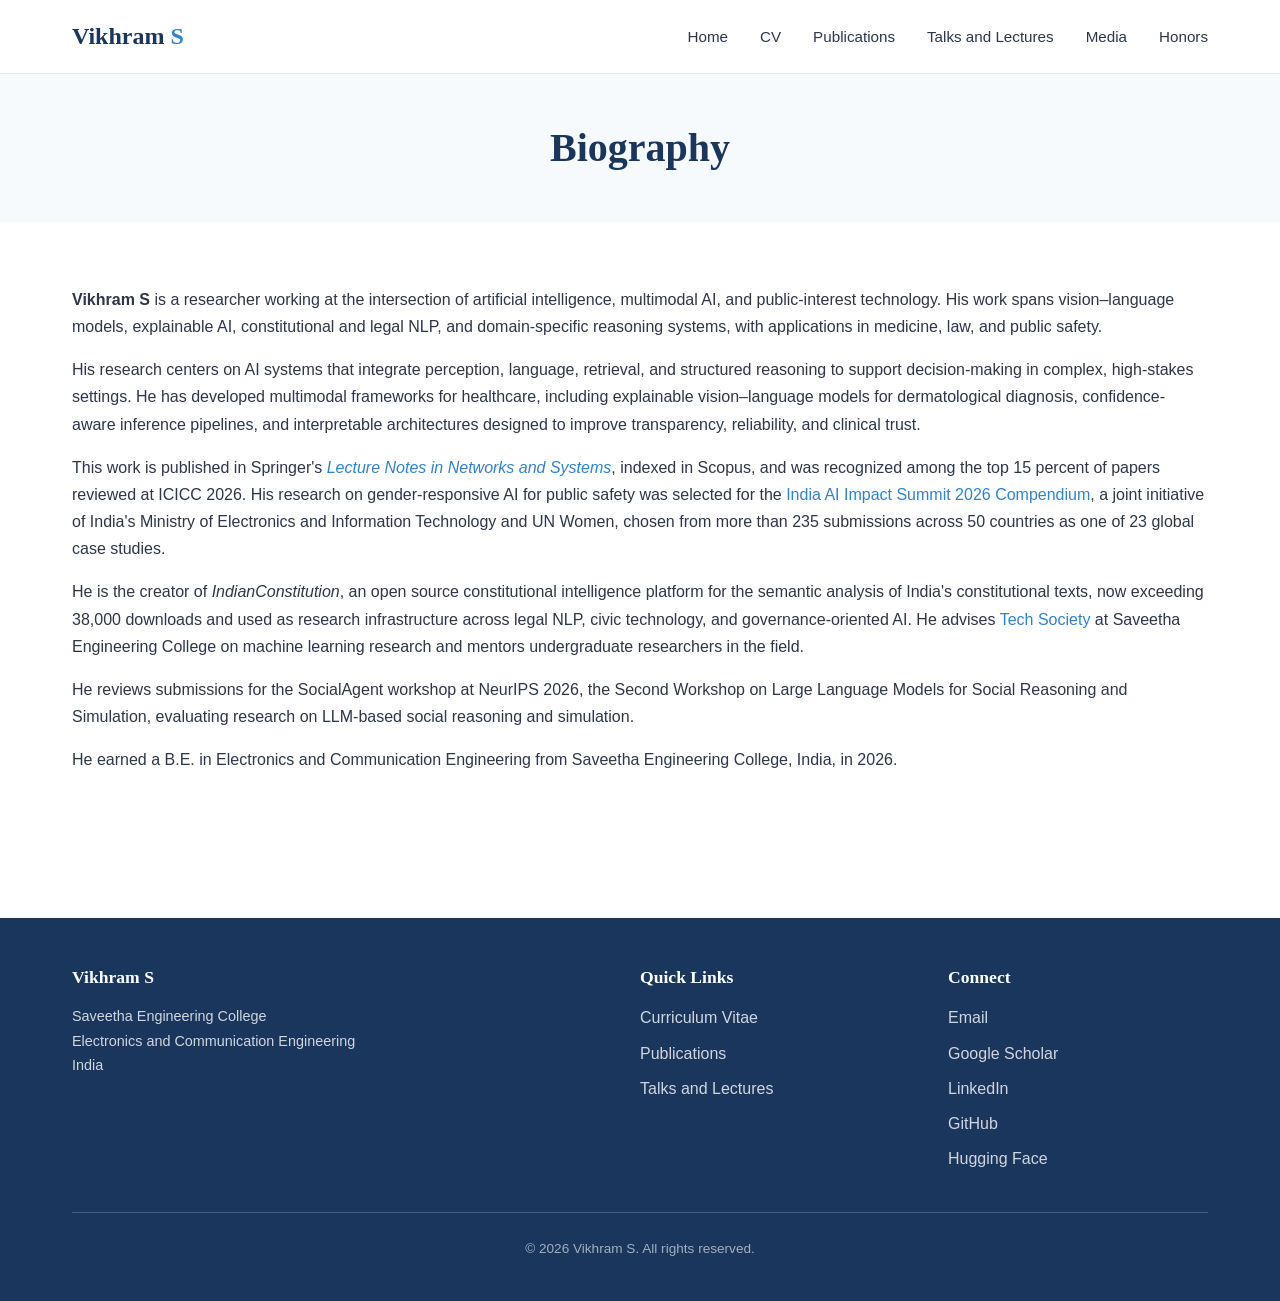
<file: bio.html>
<!DOCTYPE html>
<html lang="en">

<head>
    <meta charset="UTF-8">
    <meta name="viewport" content="width=device-width, initial-scale=1.0">

    <!-- Security headers (meta-tag level — see note on index.html about
         GitHub Pages not supporting real HTTP response headers) -->
    <meta http-equiv="Content-Security-Policy"
        content="default-src 'self';
                 script-src 'self';
                 style-src 'self' 'unsafe-inline' https://fonts.googleapis.com https://cdnjs.cloudflare.com;
                 font-src 'self' https://fonts.gstatic.com https://cdnjs.cloudflare.com;
                 img-src 'self' data: https:;
                 connect-src 'self';
                 object-src 'none';
                 base-uri 'self';
                 form-action 'self';
                 upgrade-insecure-requests;">
    <meta name="referrer" content="strict-origin-when-cross-origin">
    <meta name="robots" content="index, follow">

    <meta name="description"
        content="Full biography of Vikhram S, AI researcher working on multimodal AI and explainable AI, with research recognized by Springer, UN Women, and NeurIPS.">
    <meta name="keywords"
        content="Vikhram S, AI Researcher, Multimodal AI, Explainable AI, Vision-Language Models, Medical AI, Legal NLP, NeurIPS, Springer">
    <meta name="author" content="Vikhram S">
    <title>Biography | Vikhram S</title>

    <!-- Canonical URL -->
    <link rel="canonical" href="https://vikhram-s.github.io/bio">

    <!-- Open Graph / Twitter -->
    <meta property="og:type" content="profile">
    <meta property="og:title" content="Biography | Vikhram S">
    <meta property="og:description"
        content="Full biography of Vikhram S, AI researcher working on multimodal AI and explainable AI, with research recognized by Springer, UN Women, and NeurIPS.">
    <meta property="og:url" content="https://vikhram-s.github.io/bio">
    <meta property="og:image" content="https://vikhram-s.github.io/images/profile.jpg">
    <meta property="og:site_name" content="Vikhram S">
    <meta name="twitter:card" content="summary_large_image">
    <meta name="twitter:title" content="Biography | Vikhram S">
    <meta name="twitter:description"
        content="Full biography of Vikhram S, AI researcher working on multimodal AI and explainable AI, with research recognized by Springer, UN Women, and NeurIPS.">
    <meta name="twitter:image" content="https://vikhram-s.github.io/images/profile.jpg">

    <!-- Structured Data for SEO (Person schema, matches index.html) -->
    <script type="application/ld+json">
    {
        "@context": "https://schema.org",
        "@type": "ProfilePage",
        "mainEntity": {
            "@type": "Person",
            "name": "Vikhram S",
            "givenName": "Vikhram",
            "familyName": "S",
            "jobTitle": "AI Researcher",
            "description": "AI researcher working on multimodal AI and explainable AI, with research recognized by Springer, UN Women, and NeurIPS.",
            "url": "https://vikhram-s.github.io/",
            "image": "https://vikhram-s.github.io/images/profile.jpg",
            "affiliation": {
                "@type": "CollegeOrUniversity",
                "name": "Saveetha Engineering College"
            },
            "alumniOf": {
                "@type": "CollegeOrUniversity",
                "name": "Saveetha Engineering College"
            },
            "knowsAbout": [
                "Multimodal AI",
                "Explainable AI",
                "Vision-Language Models",
                "Medical AI",
                "Legal NLP"
            ],
            "sameAs": [
                "https://scholar.google.com/citations?user=L2y8aqgAAAAJ",
                "https://github.com/Vikhram-S",
                "https://huggingface.co/Vikhram-S",
                "https://www.linkedin.com/in/vikhram-s",
                "https://orcid.org/0009-0002-5300-7591",
                "https://www.scopus.com/authid/detail.uri?authorId=60727105300"
            ]
        }
    }
    </script>

    <!-- Fonts -->
    <link rel="preconnect" href="https://fonts.googleapis.com">
    <link rel="preconnect" href="https://fonts.gstatic.com" crossorigin>
    <link
        href="https://fonts.googleapis.com/css2?family=Inter:wght@400;500;600;700&family=Playfair+Display:wght@600;700&display=swap"
        rel="stylesheet">

    <!-- Icons — SRI-protected, same verified hash as index.html -->
    <link rel="stylesheet" href="https://cdnjs.cloudflare.com/ajax/libs/font-awesome/6.4.0/css/all.min.css"
        integrity="sha512-iecdLmaskl7CVkqkXNQ/ZH/XLlvWZOJyj7Yy7tcenmpD1ypASozpmT/E0iPtmFIB46ZmdtAc9eNBvH0H/ZpiBw=="
        crossorigin="anonymous" referrerpolicy="no-referrer">

    <!-- Styles -->
    <link rel="stylesheet" href="css/style.css">
</head>

<body>
    <!-- Header -->
    <header>
        <div class="container">
            <nav>
                <a href="/" class="logo">Vikhram <span>S</span></a>
                <div class="menu-toggle">
                    <span></span>
                    <span></span>
                    <span></span>
                </div>
                <ul class="nav-links">
                    <li><a href="/">Home</a></li>
                    <li><a href="cv">CV</a></li>
                    <li><a href="publications">Publications</a></li>
                    <li><a href="engagements">Talks and Lectures</a></li>
                    <li><a href="media">Media</a></li>
                    <li><a href="honors">Honors</a></li>
                </ul>
            </nav>
        </div>
    </header>

    <!-- Page Header -->
    <section class="page-header">
        <div class="container">
            <h1>Biography</h1>
        </div>
    </section>

    <!-- Page Content -->
    <section class="page-content">
        <div class="container">
            <div class="bio-full">
               <p><strong>Vikhram S</strong> is a researcher working at the intersection of artificial intelligence, multimodal AI, and public-interest technology. His work spans vision–language models, explainable AI, constitutional and legal NLP, and domain-specific reasoning systems, with applications in medicine, law, and public safety.</p>

<p>His research centers on AI systems that integrate perception, language, retrieval, and structured reasoning to support decision-making in complex, high-stakes settings. He has developed multimodal frameworks for healthcare, including explainable vision–language models for dermatological diagnosis, confidence-aware inference pipelines, and interpretable architectures designed to improve transparency, reliability, and clinical trust.</p>

<p>This work is published in Springer's <a href="https://doi.org/10.1007/978-3-032-30310-3_49" target="_blank" rel="noopener noreferrer"><em>Lecture Notes in Networks and Systems</em></a>, indexed in Scopus, and was recognized among the top 15 percent of papers reviewed at ICICC 2026. His research on gender-responsive AI for public safety was selected for the <a href="https://india.un.org/en/311003-real-world-impact-ai-and-gender-empowerment" target="_blank" rel="noopener noreferrer">India AI Impact Summit 2026 Compendium</a>, a joint initiative of India's Ministry of Electronics and Information Technology and UN Women, chosen from more than 235 submissions across 50 countries as one of 23 global case studies.</p>

<p>He is the creator of <em>IndianConstitution</em>, an open source constitutional intelligence platform for the semantic analysis of India's constitutional texts, now exceeding 38,000 downloads and used as research infrastructure across legal NLP, civic technology, and governance-oriented AI. He advises <a href="https://techsociety.vercel.app/" target="_blank" rel="noopener noreferrer">Tech Society</a> at Saveetha Engineering College on machine learning research and mentors undergraduate researchers in the field.</p>

<p>He reviews submissions for the SocialAgent workshop at NeurIPS 2026, the Second Workshop on Large Language Models for Social Reasoning and Simulation, evaluating research on LLM-based social reasoning and simulation.</p>

<p>He earned a B.E. in Electronics and Communication Engineering from Saveetha Engineering College, India, in 2026.</p>
            </div>
        </div>
    </section>

    <!-- Footer -->
    <footer>
        <div class="container">
            <div class="footer-content">
                <div class="footer-section">
                    <h4>Vikhram S</h4>
                    <p>Saveetha Engineering College<br>Electronics and Communication Engineering<br>India</p>
                </div>
                <div class="footer-section">
                    <h4>Quick Links</h4>
                    <ul class="footer-links">
                        <li><a href="cv">Curriculum Vitae</a></li>
                        <li><a href="publications">Publications</a></li>
                        <li><a href="engagements">Talks and Lectures</a></li>
                    </ul>
                </div>
                <div class="footer-section">
                    <h4>Connect</h4>

                <ul class="footer-links">
                    <li><a href="mailto:vikhrams@saveetha.ac.in" rel="nofollow">Email</a></li>
                    <li><a href="https://scholar.google.com/citations?user=L2y8aqgAAAAJ" target="_blank" rel="noopener noreferrer">Google Scholar</a></li>
                    <li><a href="https://www.linkedin.com/in/vikhram-s" target="_blank" rel="noopener noreferrer">LinkedIn</a></li>
                    <li><a href="https://github.com/Vikhram-S" target="_blank" rel="noopener noreferrer">GitHub</a></li>
                    <li><a href="https://huggingface.co/Vikhram-S" target="_blank" rel="noopener noreferrer">Hugging Face</a></li>
                </ul>

                </div>
            </div>
            <div class="footer-bottom">
                <p>&copy; 2026 Vikhram S. All rights reserved.</p>
            </div>
        </div>
    </footer>

    <!-- Scroll to Top Button -->
    <button class="scroll-top" aria-label="Scroll to top">
        <i class="fas fa-arrow-up"></i>
    </button>

    <!-- JavaScript -->
    <script src="js/main.js" defer></script>
</body>

</html>
</file>
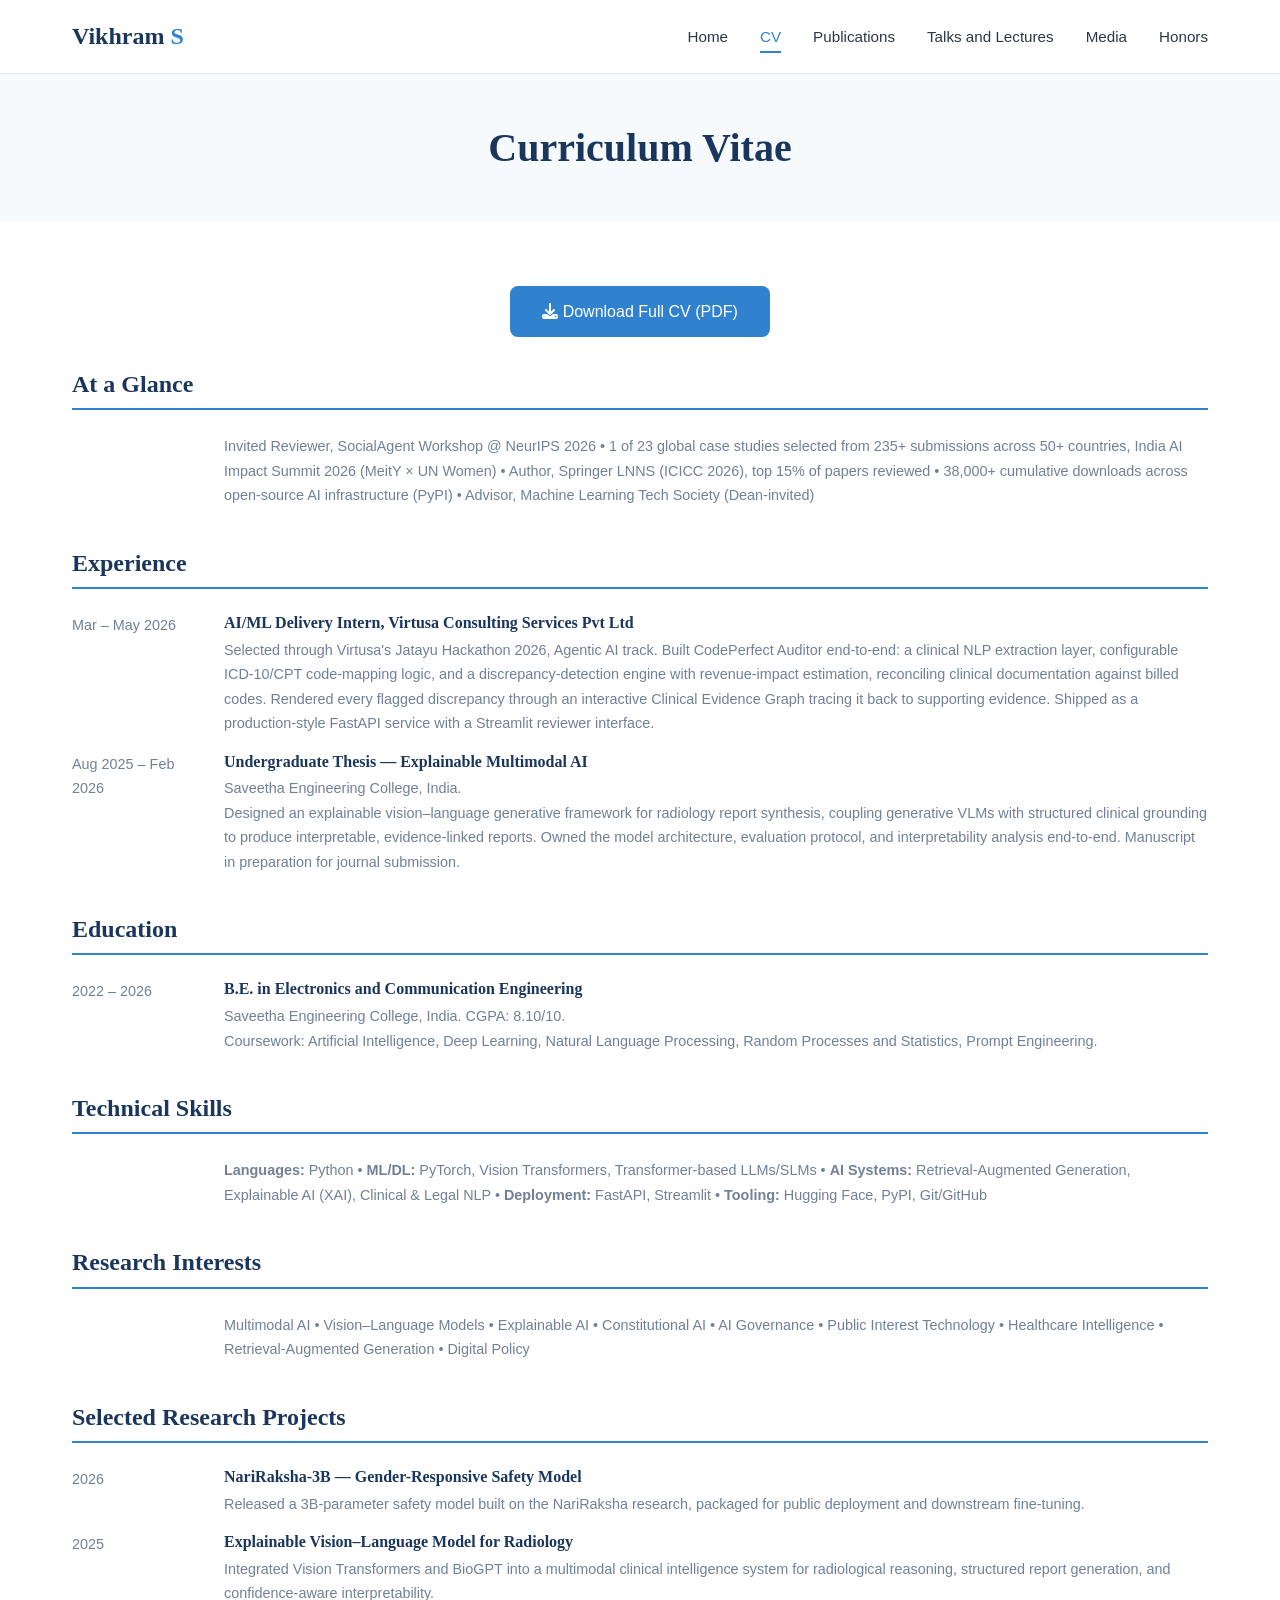
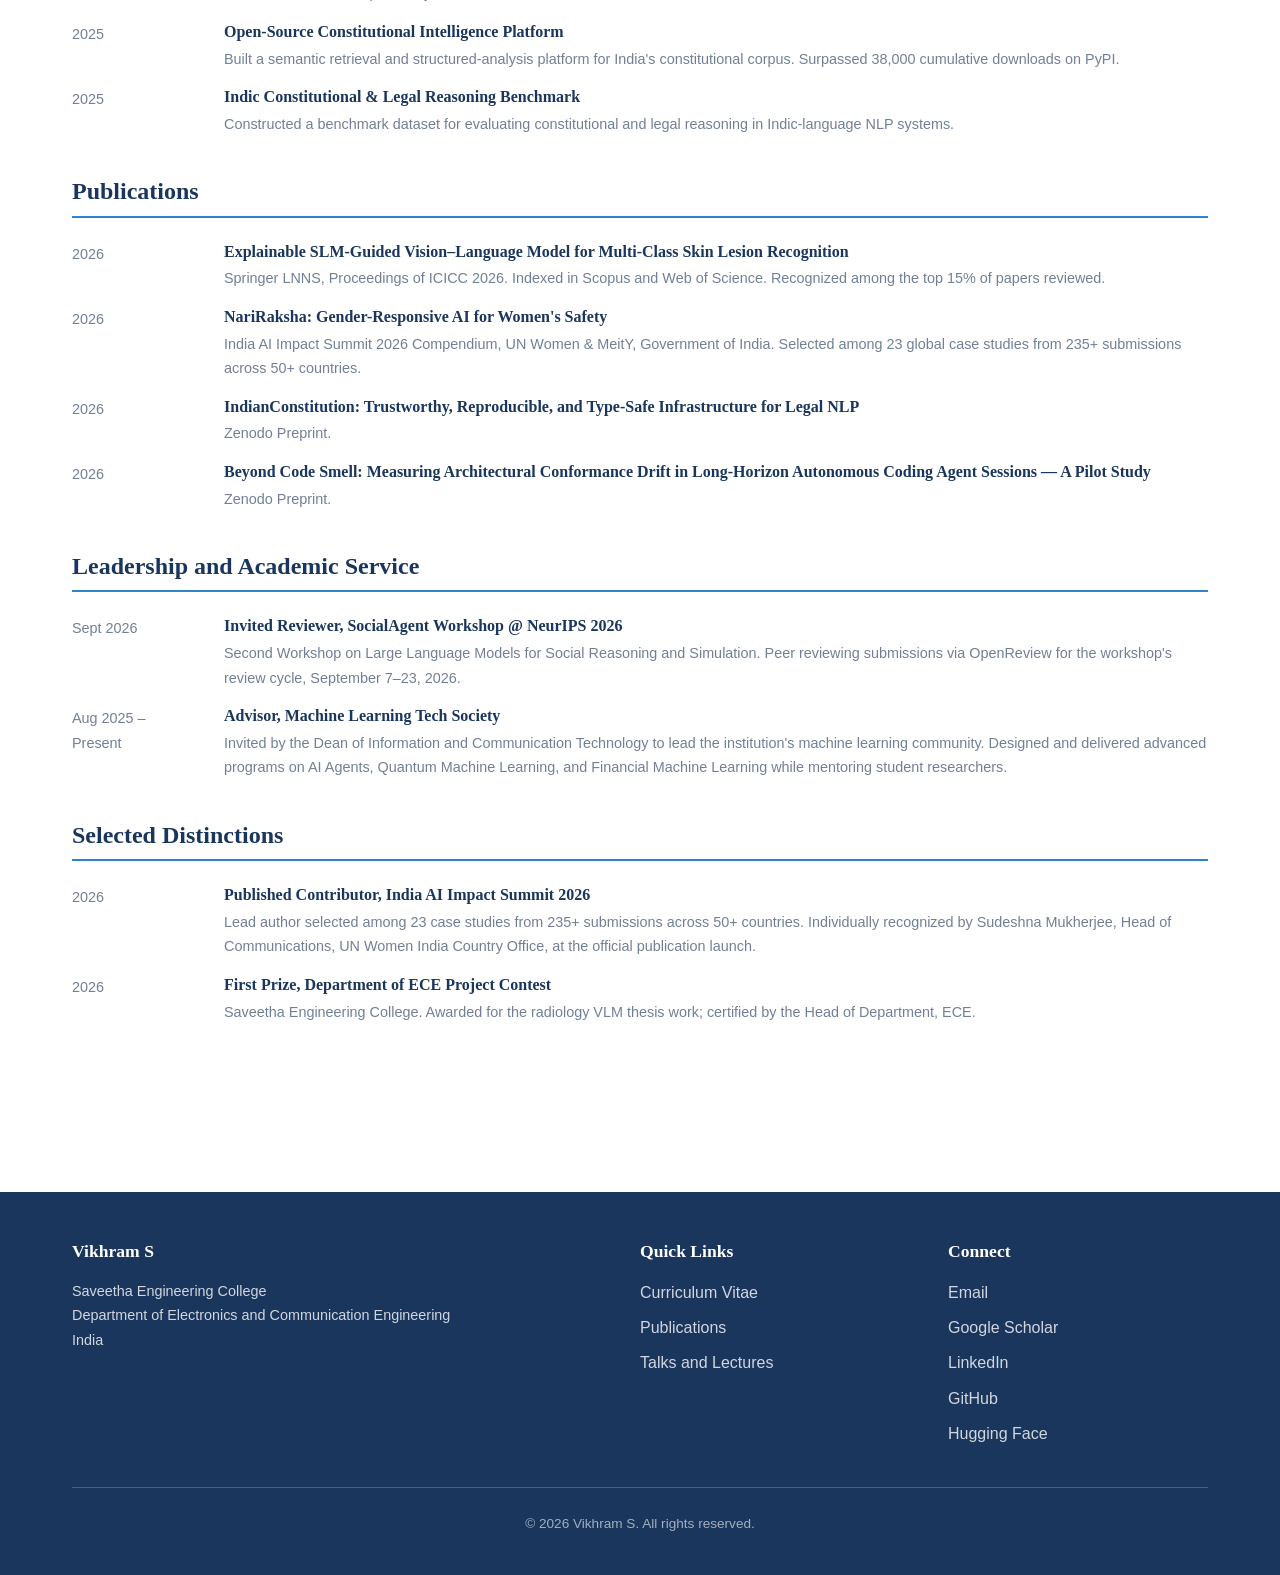
<file: cv.html>
<!DOCTYPE html>
<html lang="en">

<head>
    <meta charset="UTF-8">
    <meta name="viewport" content="width=device-width, initial-scale=1.0">

    <!-- Security headers (meta-tag level — see note on index.html about
         GitHub Pages not supporting real HTTP response headers) -->
    <meta http-equiv="Content-Security-Policy"
        content="default-src 'self';
                 script-src 'self';
                 style-src 'self' 'unsafe-inline' https://fonts.googleapis.com https://cdnjs.cloudflare.com;
                 font-src 'self' https://fonts.gstatic.com https://cdnjs.cloudflare.com;
                 img-src 'self' data: https:;
                 connect-src 'self';
                 object-src 'none';
                 base-uri 'self';
                 form-action 'self';
                 upgrade-insecure-requests;">
    <meta name="referrer" content="strict-origin-when-cross-origin">
    <meta name="robots" content="index, follow">

    <meta name="description" content="Curriculum Vitae of Vikhram S, AI Researcher working on multimodal intelligence, explainable AI, and public interest technology">
    <meta name="author" content="Vikhram S">
    <title>CV | Vikhram S</title>

    <!-- Canonical URL -->
    <link rel="canonical" href="https://vikhram-s.github.io/cv">

    <!-- Open Graph / Twitter -->
    <meta property="og:type" content="profile">
    <meta property="og:title" content="CV | Vikhram S">
    <meta property="og:description" content="Curriculum Vitae of Vikhram S, AI Researcher working on multimodal intelligence, explainable AI, and public interest technology.">
    <meta property="og:url" content="https://vikhram-s.github.io/cv">
    <meta property="og:image" content="https://vikhram-s.github.io/images/profile.jpg">
    <meta property="og:site_name" content="Vikhram S">
    <meta name="twitter:card" content="summary_large_image">
    <meta name="twitter:title" content="CV | Vikhram S">
    <meta name="twitter:description" content="Curriculum Vitae of Vikhram S, AI Researcher working on multimodal intelligence, explainable AI, and public interest technology.">
    <meta name="twitter:image" content="https://vikhram-s.github.io/images/profile.jpg">

    <!-- Fonts -->
    <link rel="preconnect" href="https://fonts.googleapis.com">
    <link rel="preconnect" href="https://fonts.gstatic.com" crossorigin>
    <link
        href="https://fonts.googleapis.com/css2?family=Inter:wght@400;500;600;700&family=Playfair+Display:wght@600;700&display=swap"
        rel="stylesheet">

    <!-- Icons — SRI-protected, same verified hash as other pages -->
    <link rel="stylesheet" href="https://cdnjs.cloudflare.com/ajax/libs/font-awesome/6.4.0/css/all.min.css"
        integrity="sha512-iecdLmaskl7CVkqkXNQ/ZH/XLlvWZOJyj7Yy7tcenmpD1ypASozpmT/E0iPtmFIB46ZmdtAc9eNBvH0H/ZpiBw=="
        crossorigin="anonymous" referrerpolicy="no-referrer">

    <!-- Styles -->
    <link rel="stylesheet" href="css/style.css">
</head>

<body>
    <!-- Header -->
    <header>
        <div class="container">
            <nav>
                <a href="/" class="logo">Vikhram <span>S</span></a>
                <div class="menu-toggle">
                    <span></span>
                    <span></span>
                    <span></span>
                </div>
                <ul class="nav-links">
                    <li><a href="/">Home</a></li>
                    <li><a href="cv" class="active">CV</a></li>
                    <li><a href="publications">Publications</a></li>
                    <li><a href="engagements">Talks and Lectures</a></li>
                    <li><a href="media">Media</a></li>
                    <li><a href="honors">Honors</a></li>
                </ul>
            </nav>
        </div>
    </header>
<!-- Page Header -->
    <section class="page-header">
        <div class="container">
            <h1>Curriculum Vitae</h1>
        </div>
    </section>
 <!-- Page Content -->
    <section class="page-content">
        <div class="container">
            <!-- Download CV Button -->
            <div class="cv-download">
                <a href="files/Vikhram_S_CV.pdf" class="btn" target="_blank" rel="noopener noreferrer">
                    <i class="fas fa-download"></i> Download Full CV (PDF)
                </a>
            </div>

<!-- At a Glance -->
<div class="cv-section">
    <h3>At a Glance</h3>
    <div class="cv-item">
        <div class="date"></div>
        <div class="details">
            <p>
                Invited Reviewer, SocialAgent Workshop @ NeurIPS 2026 &bull;
                1 of 23 global case studies selected from 235+ submissions across 50+ countries,
                India AI Impact Summit 2026 (MeitY &times; UN Women) &bull;
                Author, Springer LNNS (ICICC 2026), top 15% of papers reviewed &bull;
                38,000+ cumulative downloads across open-source AI infrastructure (PyPI) &bull;
                Advisor, Machine Learning Tech Society (Dean-invited)
            </p>
        </div>
    </div>
</div>

<!-- Experience -->
<div class="cv-section">
    <h3>Experience</h3>

    <div class="cv-item">
        <div class="date">Mar – May 2026</div>
        <div class="details">
            <h4>AI/ML Delivery Intern, Virtusa Consulting Services Pvt Ltd</h4>
            <p>
                Selected through Virtusa's Jatayu Hackathon 2026, Agentic AI track.
                Built CodePerfect Auditor end-to-end: a clinical NLP extraction layer,
                configurable ICD-10/CPT code-mapping logic, and a discrepancy-detection
                engine with revenue-impact estimation, reconciling clinical documentation
                against billed codes. Rendered every flagged discrepancy through an
                interactive Clinical Evidence Graph tracing it back to supporting evidence.
                Shipped as a production-style FastAPI service with a Streamlit reviewer
                interface.
            </p>
        </div>
    </div>

    <div class="cv-item">
        <div class="date">Aug 2025 – Feb 2026</div>
        <div class="details">
            <h4>Undergraduate Thesis — Explainable Multimodal AI</h4>
            <p>
                Saveetha Engineering College, India.<br>
                Designed an explainable vision–language generative framework for radiology
                report synthesis, coupling generative VLMs with structured clinical
                grounding to produce interpretable, evidence-linked reports. Owned the
                model architecture, evaluation protocol, and interpretability analysis
                end-to-end. Manuscript in preparation for journal submission.
            </p>
        </div>
    </div>

</div>

<!-- Education -->
<div class="cv-section">
    <h3>Education</h3>

    <div class="cv-item">
        <div class="date">2022 – 2026</div>
        <div class="details">
            <h4>B.E. in Electronics and Communication Engineering</h4>
            <p>
                Saveetha Engineering College, India. CGPA: 8.10/10.<br>
                Coursework: Artificial Intelligence, Deep Learning, Natural Language
                Processing, Random Processes and Statistics, Prompt Engineering.
            </p>
        </div>
    </div>
</div>

<!-- Technical Skills -->
<div class="cv-section">
    <h3>Technical Skills</h3>

    <div class="cv-item">
        <div class="date"></div>
        <div class="details">
            <p>
                <strong>Languages:</strong> Python &bull;
                <strong>ML/DL:</strong> PyTorch, Vision Transformers, Transformer-based LLMs/SLMs &bull;
                <strong>AI Systems:</strong> Retrieval-Augmented Generation, Explainable AI (XAI), Clinical &amp; Legal NLP &bull;
                <strong>Deployment:</strong> FastAPI, Streamlit &bull;
                <strong>Tooling:</strong> Hugging Face, PyPI, Git/GitHub
            </p>
        </div>
    </div>
</div>

<!-- Research Interests -->
<div class="cv-section">
    <h3>Research Interests</h3>

    <div class="cv-item">
        <div class="date"></div>
        <div class="details">
            <p>
                Multimodal AI &bull; Vision–Language Models &bull; Explainable AI &bull; Constitutional AI &bull;
                AI Governance &bull; Public Interest Technology &bull; Healthcare Intelligence &bull;
                Retrieval-Augmented Generation &bull; Digital Policy
            </p>
        </div>
    </div>
</div>

<!-- Selected Research Projects -->
<div class="cv-section">
    <h3>Selected Research Projects</h3>

    <div class="cv-item">
        <div class="date">2026</div>
        <div class="details">
            <h4>NariRaksha-3B — Gender-Responsive Safety Model</h4>
            <p>
                Released a 3B-parameter safety model built on the NariRaksha research,
                packaged for public deployment and downstream fine-tuning.
            </p>
        </div>
    </div>

    <div class="cv-item">
        <div class="date">2025</div>
        <div class="details">
            <h4>Explainable Vision–Language Model for Radiology</h4>
            <p>
                Integrated Vision Transformers and BioGPT into a multimodal clinical
                intelligence system for radiological reasoning, structured report
                generation, and confidence-aware interpretability.
            </p>
        </div>
    </div>

    <div class="cv-item">
        <div class="date">2025</div>
        <div class="details">
            <h4>Open-Source Constitutional Intelligence Platform</h4>
            <p>
                Built a semantic retrieval and structured-analysis platform for India's
                constitutional corpus. Surpassed 38,000 cumulative downloads on PyPI.
            </p>
        </div>
    </div>

    <div class="cv-item">
        <div class="date">2025</div>
        <div class="details">
            <h4>Indic Constitutional & Legal Reasoning Benchmark</h4>
            <p>
                Constructed a benchmark dataset for evaluating constitutional and legal
                reasoning in Indic-language NLP systems.
            </p>
        </div>
    </div>
</div>

<!-- Publications -->
<div class="cv-section">
    <h3>Publications</h3>

    <div class="cv-item">
        <div class="date">2026</div>
        <div class="details">
            <h4>Explainable SLM-Guided Vision–Language Model for Multi-Class Skin Lesion Recognition</h4>
            <p>
                Springer LNNS, Proceedings of ICICC 2026. Indexed in Scopus and Web of Science.
                Recognized among the top 15% of papers reviewed.
            </p>
        </div>
    </div>

    <div class="cv-item">
        <div class="date">2026</div>
        <div class="details">
            <h4>NariRaksha: Gender-Responsive AI for Women's Safety</h4>
            <p>
                India AI Impact Summit 2026 Compendium, UN Women &amp; MeitY, Government of India.
                Selected among 23 global case studies from 235+ submissions across 50+ countries.
            </p>
        </div>
    </div>

    <div class="cv-item">
        <div class="date">2026</div>
        <div class="details">
            <h4>IndianConstitution: Trustworthy, Reproducible, and Type-Safe Infrastructure for Legal NLP</h4>
            <p>
                Zenodo Preprint.
            </p>
        </div>
    </div>

    <div class="cv-item">
        <div class="date">2026</div>
        <div class="details">
            <h4>Beyond Code Smell: Measuring Architectural Conformance Drift in Long-Horizon Autonomous Coding Agent Sessions — A Pilot Study</h4>
            <p>
                Zenodo Preprint.
            </p>
        </div>
    </div>
</div>

<!-- Leadership and Academic Service -->
<div class="cv-section">
    <h3>Leadership and Academic Service</h3>

    <div class="cv-item">
        <div class="date">Sept 2026</div>
        <div class="details">
            <h4>Invited Reviewer, SocialAgent Workshop @ NeurIPS 2026</h4>
            <p>
                Second Workshop on Large Language Models for Social Reasoning and Simulation.
                Peer reviewing submissions via OpenReview for the workshop's review cycle,
                September 7–23, 2026.
            </p>
        </div>
    </div>

    <div class="cv-item">
        <div class="date">Aug 2025 – Present</div>
        <div class="details">
            <h4>Advisor, Machine Learning Tech Society</h4>
            <p>
                Invited by the Dean of Information and Communication Technology to lead the
                institution's machine learning community. Designed and delivered advanced
                programs on AI Agents, Quantum Machine Learning, and Financial Machine
                Learning while mentoring student researchers.
            </p>
        </div>
    </div>
</div>

<!-- Selected Distinctions -->
<div class="cv-section">
    <h3>Selected Distinctions</h3>

    <div class="cv-item">
        <div class="date">2026</div>
        <div class="details">
            <h4>Published Contributor, India AI Impact Summit 2026</h4>
            <p>
                Lead author selected among 23 case studies from 235+ submissions across
                50+ countries. Individually recognized by Sudeshna Mukherjee, Head of
                Communications, UN Women India Country Office, at the official publication
                launch.
            </p>
        </div>
    </div>

    <div class="cv-item">
        <div class="date">2026</div>
        <div class="details">
            <h4>First Prize, Department of ECE Project Contest</h4>
            <p>
                Saveetha Engineering College. Awarded for the radiology VLM thesis work;
                certified by the Head of Department, ECE.
            </p>
        </div>
    </div>

</div>
</section>  
<!-- Footer -->
<footer>

    <div class="container">

        <div class="footer-content">

            <div class="footer-section">

                <h4>Vikhram S</h4>

                <p>
                    Saveetha Engineering College<br>
                    Department of Electronics and Communication Engineering<br>
                    India
                </p>

            </div>

            <div class="footer-section">

                <h4>Quick Links</h4>

                <ul class="footer-links">
                    <li><a href="cv">Curriculum Vitae</a></li>
                    <li><a href="publications">Publications</a></li>
                    <li><a href="engagements">Talks and Lectures</a></li>
                </ul>

            </div>

            <div class="footer-section">

               <h4>Connect</h4>

                <ul class="footer-links">
                    <li><a href="mailto:vikhrams@saveetha.ac.in" rel="nofollow">Email</a></li>
                    <li><a href="https://scholar.google.com/citations?user=L2y8aqgAAAAJ" target="_blank" rel="noopener noreferrer">Google Scholar</a></li>
                    <li><a href="https://www.linkedin.com/in/vikhram-s" target="_blank" rel="noopener noreferrer">LinkedIn</a></li>
                    <li><a href="https://github.com/Vikhram-S" target="_blank" rel="noopener noreferrer">GitHub</a></li>
                    <li><a href="https://huggingface.co/Vikhram-S" target="_blank" rel="noopener noreferrer">Hugging Face</a></li>
                </ul>


            </div>

        </div>

        <div class="footer-bottom">
            <p>&copy; 2026 Vikhram S. All rights reserved.</p>
        </div>

    </div>

</footer>

<!-- Scroll To Top -->
<button class="scroll-top" aria-label="Scroll to top">
    <i class="fas fa-arrow-up"></i>
</button>


    <!-- JavaScript -->
    <script src="js/main.js" defer></script>
</body>

</html>
</file>
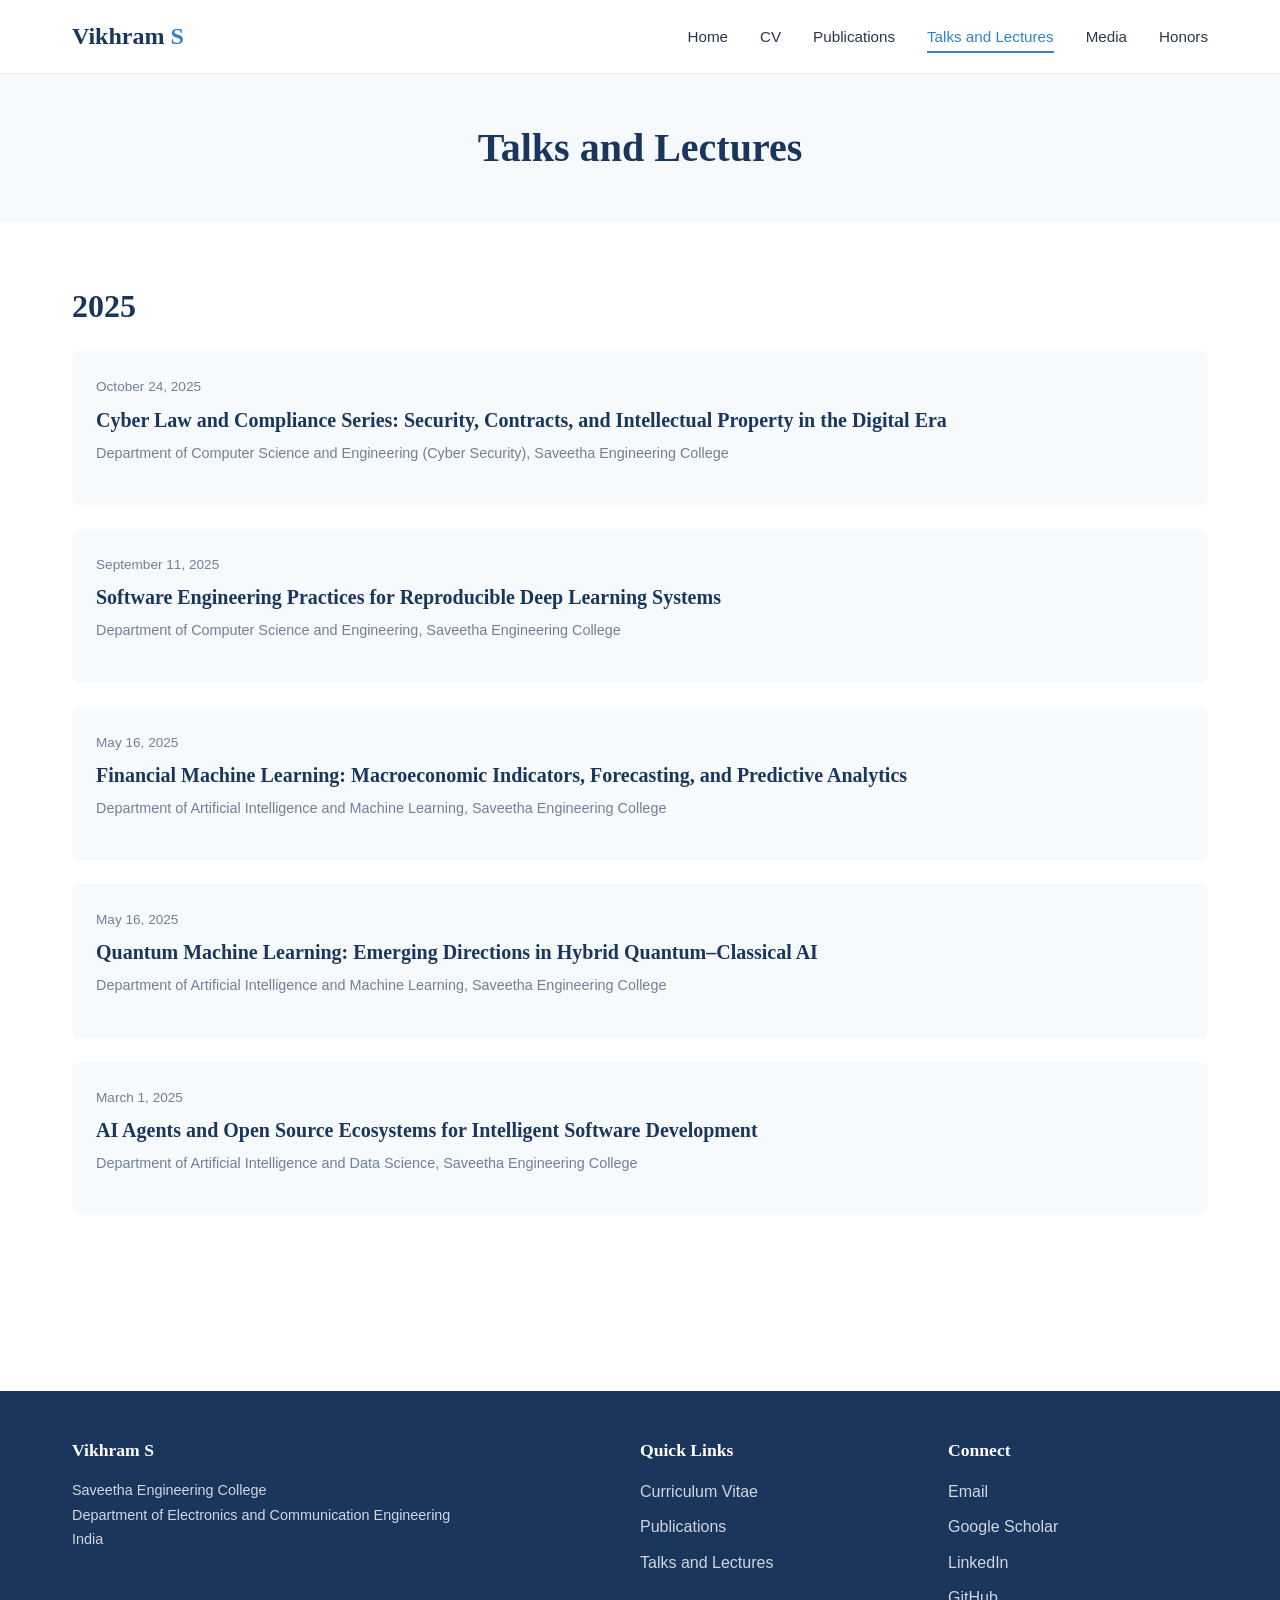
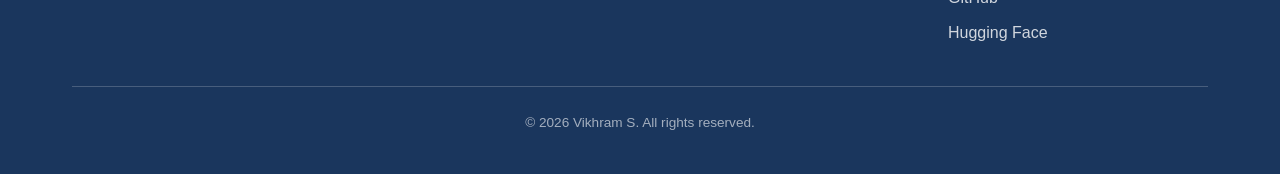
<file: engagements.html>
<!DOCTYPE html>
<html lang="en">

<head>
    <meta charset="UTF-8">
    <meta name="viewport" content="width=device-width, initial-scale=1.0">

    <!-- Security headers (meta-tag level — see note on index.html about
         GitHub Pages not supporting real HTTP response headers) -->
    <meta http-equiv="Content-Security-Policy"
        content="default-src 'self';
                 script-src 'self';
                 style-src 'self' 'unsafe-inline' https://fonts.googleapis.com https://cdnjs.cloudflare.com;
                 font-src 'self' https://fonts.gstatic.com https://cdnjs.cloudflare.com;
                 img-src 'self' data: https:;
                 connect-src 'self';
                 object-src 'none';
                 base-uri 'self';
                 form-action 'self';
                 upgrade-insecure-requests;">
    <meta name="referrer" content="strict-origin-when-cross-origin">
    <meta name="robots" content="index, follow">

    <meta name="description" content="Talks and Lectures by Vikhram S covering workshops, invited talks, and technical sessions">
    <meta name="author" content="Vikhram S">
    <title>Talks and Lectures | Vikhram S</title>

    <!-- Canonical URL -->
    <link rel="canonical" href="https://vikhram-s.github.io/engagements.html">

    <!-- Open Graph / Twitter -->
    <meta property="og:type" content="website">
    <meta property="og:title" content="Talks and Lectures | Vikhram S">
    <meta property="og:description" content="Talks and Lectures by Vikhram S covering workshops, invited talks, and technical sessions.">
    <meta property="og:url" content="https://vikhram-s.github.io/engagements.html">
    <meta property="og:image" content="https://vikhram-s.github.io/images/profile.jpg">
    <meta property="og:site_name" content="Vikhram S">
    <meta name="twitter:card" content="summary_large_image">
    <meta name="twitter:title" content="Talks and Lectures | Vikhram S">
    <meta name="twitter:description" content="Talks and Lectures by Vikhram S covering workshops, invited talks, and technical sessions.">
    <meta name="twitter:image" content="https://vikhram-s.github.io/images/profile.jpg">

    <!-- Fonts -->
    <link rel="preconnect" href="https://fonts.googleapis.com">
    <link rel="preconnect" href="https://fonts.gstatic.com" crossorigin>
    <link
        href="https://fonts.googleapis.com/css2?family=Inter:wght@400;500;600;700&family=Playfair+Display:wght@600;700&display=swap"
        rel="stylesheet">

    <!-- Icons — SRI-protected, same verified hash as other pages -->
    <link rel="stylesheet" href="https://cdnjs.cloudflare.com/ajax/libs/font-awesome/6.4.0/css/all.min.css"
        integrity="sha512-iecdLmaskl7CVkqkXNQ/ZH/XLlvWZOJyj7Yy7tcenmpD1ypASozpmT/E0iPtmFIB46ZmdtAc9eNBvH0H/ZpiBw=="
        crossorigin="anonymous" referrerpolicy="no-referrer">

    <!-- Styles -->
    <link rel="stylesheet" href="css/style.css">
</head>

<body>

    <!-- Header -->
    <header>
        <div class="container">
            <nav>
                <a href="index.html" class="logo">Vikhram <span>S</span></a>
                <div class="menu-toggle">
                    <span></span>
                    <span></span>
                    <span></span>
                </div>
                <ul class="nav-links">
                    <li><a href="/">Home</a></li>
                    <li><a href="cv">CV</a></li>
                    <li><a href="publications">Publications</a></li>
                    <li><a href="engagements" class="active">Talks and Lectures</a></li>
                    
                    <li><a href="media">Media</a></li>
                    <li><a href="honors">Honors</a></li>
                </ul>
            </nav>
        </div>
    </header>

    <!-- Page Header -->
    <section class="page-header">
        <div class="container">
            <h1>Talks and Lectures</h1>
        </div>
    </section>

    <!-- Page Content -->
    <section class="page-content">
        <div class="container">

            <!-- 2025 -->
            <div class="publications-section">
                <h2>2025</h2>
                <div class="item-list">
                    <div class="list-item">
                        <p class="date">October 24, 2025</p>
                        <h4><a href="https://vikhram-s.github.io/files/cyber-law-compliance-series.pdf" target="_blank" rel="noopener noreferrer">Cyber Law and Compliance Series: Security, Contracts, and Intellectual Property in the Digital Era</a></h4>
                        <p class="venue">
                            Department of Computer Science and Engineering (Cyber Security), Saveetha Engineering College
                        </p>
                    </div>
                    <div class="list-item">
                        <p class="date">September 11, 2025</p>
                        <h4><a href="https://vikhram-s.github.io/files/software-engineering-reproducible-dl.pdf" target="_blank" rel="noopener noreferrer">Software Engineering Practices for Reproducible Deep Learning Systems</a></h4>
                        <p class="venue">
                            Department of Computer Science and Engineering, Saveetha Engineering College
                        </p>
                    </div>
                    <div class="list-item">
                        <p class="date">May 16, 2025</p>
                        <h4><a href="https://vikhram-s.github.io/files/financial-machine-learning.pdf" target="_blank" rel="noopener noreferrer">Financial Machine Learning: Macroeconomic Indicators, Forecasting, and Predictive Analytics</a></h4>
                        <p class="venue">
                            Department of Artificial Intelligence and Machine Learning, Saveetha Engineering College
                        </p>
                    </div>
                    <div class="list-item">
                        <p class="date">May 16, 2025</p>
                        <h4><a href="https://vikhram-s.github.io/files/quantum-machine-learning.pdf" target="_blank" rel="noopener noreferrer">Quantum Machine Learning: Emerging Directions in Hybrid Quantum–Classical AI</a></h4>
                        <p class="venue">
                            Department of Artificial Intelligence and Machine Learning, Saveetha Engineering College
                        </p>
                    </div>
                    <div class="list-item">
                        <p class="date">March 1, 2025</p>
                        <h4><a href="https://vikhram-s.github.io/files/ai-agents-open-source-ecosystems.pdf" target="_blank" rel="noopener noreferrer">AI Agents and Open Source Ecosystems for Intelligent Software Development</a></h4>
                        <p class="venue">
                            Department of Artificial Intelligence and Data Science, Saveetha Engineering College
                        </p>
                    </div>
                </div>
            </div>

        </div>
    </section>

    <!-- Footer -->
    <footer>

        <div class="container">

            <div class="footer-content">

                <div class="footer-section">

                    <h4>Vikhram S</h4>

                    <p>
                        Saveetha Engineering College<br>
                        Department of Electronics and Communication Engineering<br>
                        India
                    </p>

                </div>

                <div class="footer-section">

                    <h4>Quick Links</h4>

                    <ul class="footer-links">
                        <li><a href="cv">Curriculum Vitae</a></li>
                        <li><a href="publications">Publications</a></li>
                        <li><a href="engagements">Talks and Lectures</a></li>
                    </ul>

                </div>

                <div class="footer-section">

                    <h4>Connect</h4>

                    <ul class="footer-links">
                        <li><a href="mailto:vikhrams@saveetha.ac.in" rel="nofollow">Email</a></li>
                        <li><a href="https://scholar.google.com/citations?user=L2y8aqgAAAAJ" target="_blank" rel="noopener noreferrer">Google Scholar</a></li>
                        <li><a href="https://www.linkedin.com/in/vikhram-s" target="_blank" rel="noopener noreferrer">LinkedIn</a></li>
                        <li><a href="https://github.com/Vikhram-S" target="_blank" rel="noopener noreferrer">GitHub</a></li>
                        <li><a href="https://huggingface.co/Vikhram-S" target="_blank" rel="noopener noreferrer">Hugging Face</a></li>
                    </ul>


                </div>

            </div>

            <div class="footer-bottom">
                <p>&copy; 2026 Vikhram S. All rights reserved.</p>
            </div>

        </div>

    </footer>

    <!-- Scroll To Top -->
    <button class="scroll-top" aria-label="Scroll to top">
        <i class="fas fa-arrow-up"></i>
    </button>


    <script src="js/main.js" defer></script>
</body>

</html>
</file>
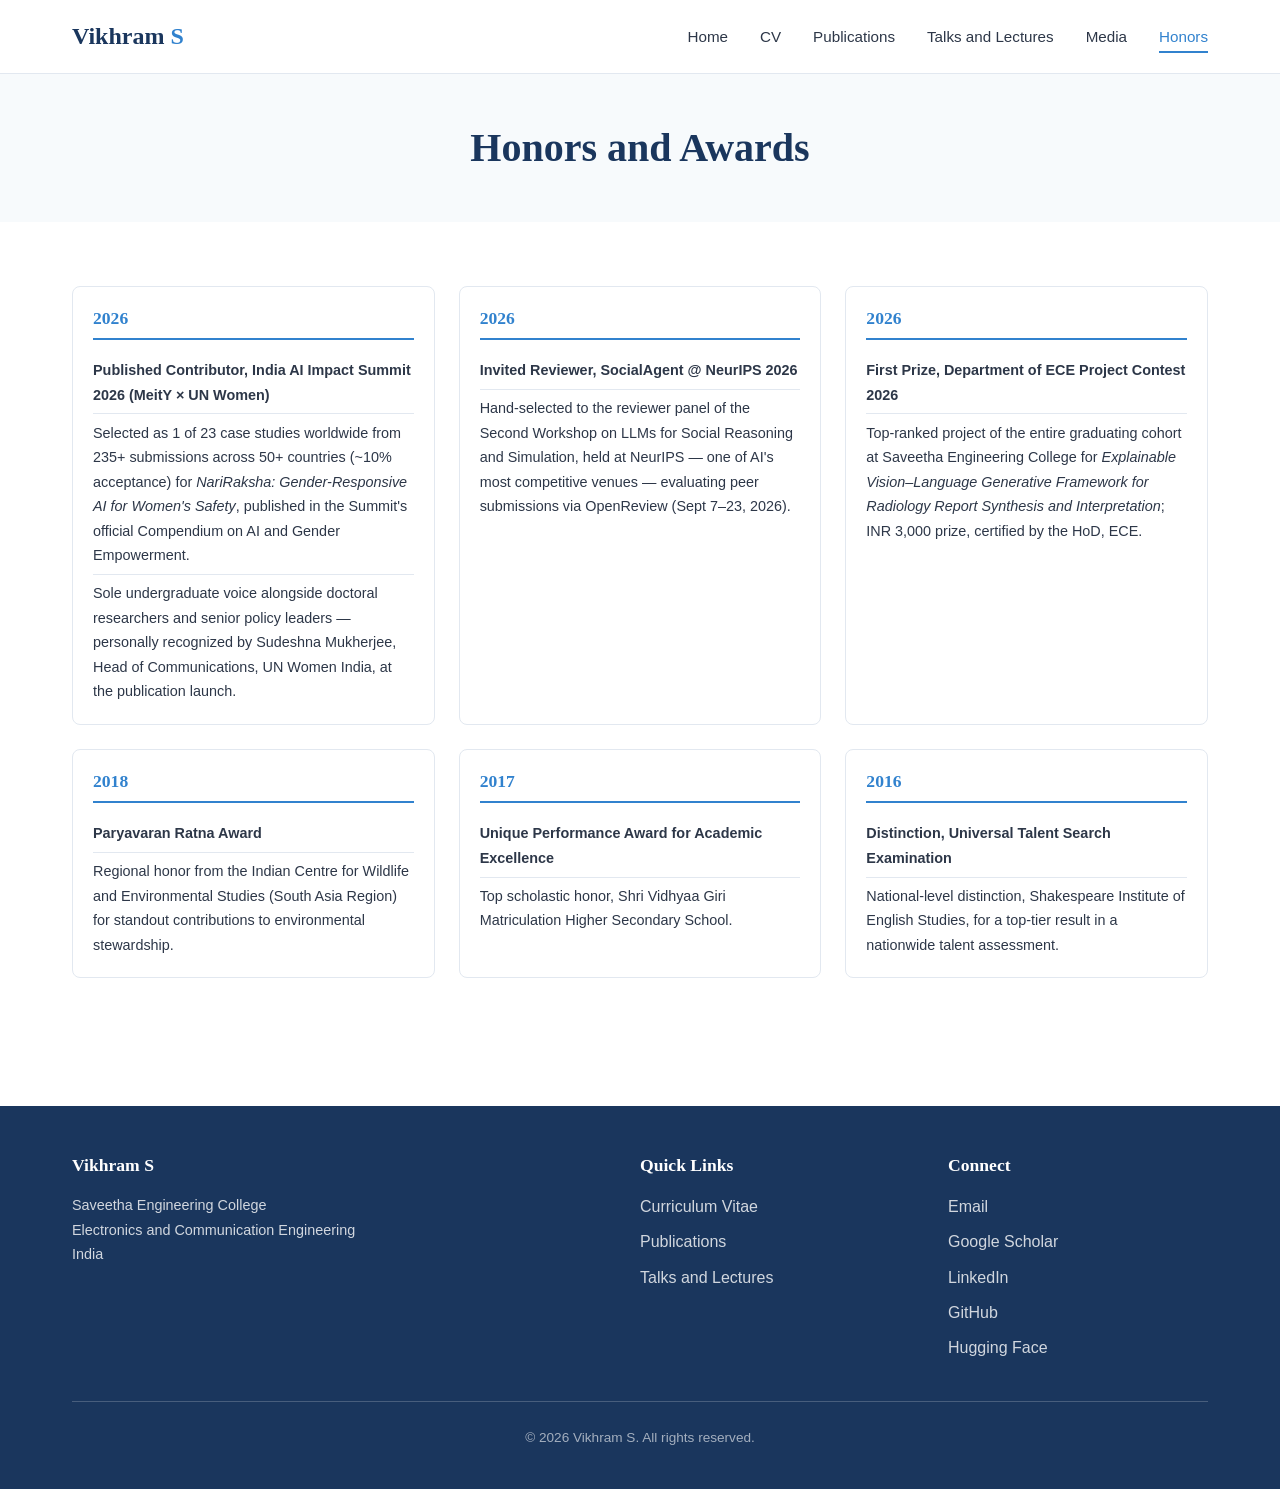
<file: honors.html>
<!DOCTYPE html>
<html lang="en">

<head>
    <meta charset="UTF-8">
    <meta name="viewport" content="width=device-width, initial-scale=1.0">

    <!-- Security headers (meta-tag level — see note on index.html about
         GitHub Pages not supporting real HTTP response headers) -->
    <meta http-equiv="Content-Security-Policy"
        content="default-src 'self';
                 script-src 'self';
                 style-src 'self' 'unsafe-inline' https://fonts.googleapis.com https://cdnjs.cloudflare.com;
                 font-src 'self' https://fonts.gstatic.com https://cdnjs.cloudflare.com;
                 img-src 'self' data: https:;
                 connect-src 'self';
                 object-src 'none';
                 base-uri 'self';
                 form-action 'self';
                 upgrade-insecure-requests;">
    <meta name="referrer" content="strict-origin-when-cross-origin">
    <meta name="robots" content="index, follow">

    <meta name="description" content="Honors and awards received by Vikhram S">
    <meta name="author" content="Vikhram S">
    <title>Honors | Vikhram S</title>

    <!-- Canonical URL -->
    <link rel="canonical" href="https://vikhram-s.github.io/honors">

    <!-- Open Graph / Twitter -->
    <meta property="og:type" content="website">
    <meta property="og:title" content="Honors | Vikhram S">
    <meta property="og:description" content="Honors and awards received by Vikhram S.">
    <meta property="og:url" content="https://vikhram-s.github.io/honors">
    <meta property="og:image" content="https://vikhram-s.github.io/images/profile.jpg">
    <meta property="og:site_name" content="Vikhram S">
    <meta name="twitter:card" content="summary_large_image">
    <meta name="twitter:title" content="Honors | Vikhram S">
    <meta name="twitter:description" content="Honors and awards received by Vikhram S.">
    <meta name="twitter:image" content="https://vikhram-s.github.io/images/profile.jpg">

    <!-- Fonts -->
    <link rel="preconnect" href="https://fonts.googleapis.com">
    <link rel="preconnect" href="https://fonts.gstatic.com" crossorigin>
    <link
        href="https://fonts.googleapis.com/css2?family=Inter:wght@400;500;600;700&family=Playfair+Display:wght@600;700&display=swap"
        rel="stylesheet">

    <!-- Icons — SRI-protected, same verified hash as other pages -->
    <link rel="stylesheet" href="https://cdnjs.cloudflare.com/ajax/libs/font-awesome/6.4.0/css/all.min.css"
        integrity="sha512-iecdLmaskl7CVkqkXNQ/ZH/XLlvWZOJyj7Yy7tcenmpD1ypASozpmT/E0iPtmFIB46ZmdtAc9eNBvH0H/ZpiBw=="
        crossorigin="anonymous" referrerpolicy="no-referrer">

    <!-- Styles -->
    <link rel="stylesheet" href="css/style.css">
</head>

<body>
    <!-- Header -->
    <header>
        <div class="container">
            <nav>
                <a href="/" class="logo">Vikhram <span>S</span></a>
                <div class="menu-toggle">
                    <span></span>
                    <span></span>
                    <span></span>
                </div>
                <ul class="nav-links">
                    <li><a href="/">Home</a></li>
                    <li><a href="cv">CV</a></li>
                    <li><a href="publications">Publications</a></li>
                    <li><a href="engagements">Talks and Lectures</a></li>
                    <li><a href="media">Media</a></li>
                    <li><a href="honors" class="active">Honors</a></li>
                </ul>
            </nav>
        </div>
    </header>

    <!-- Page Header -->
    <section class="page-header">
        <div class="container">
            <h1>Honors and Awards</h1>
        </div>
    </section>

   <!-- Page Content -->
<section class="page-content">
    <div class="container">

<div class="honors-grid">
    <div class="year-box">
        <h3>2026</h3>
        <ul>
            <li><strong>Published Contributor, India AI Impact Summit 2026 (MeitY × UN Women)</strong></li>
            <li>Selected as 1 of 23 case studies worldwide from 235+ submissions across 50+ countries (~10% acceptance) for <em>NariRaksha: Gender-Responsive AI for Women's Safety</em>, published in the Summit's official Compendium on AI and Gender Empowerment.</li>
            <li>Sole undergraduate voice alongside doctoral researchers and senior policy leaders — personally recognized by Sudeshna Mukherjee, Head of Communications, UN Women India, at the publication launch.</li>
        </ul>
    </div>

    <div class="year-box">
        <h3>2026</h3>
        <ul>
            <li><strong>Invited Reviewer, SocialAgent @ NeurIPS 2026</strong></li>
            <li>Hand-selected to the reviewer panel of the Second Workshop on LLMs for Social Reasoning and Simulation, held at NeurIPS — one of AI's most competitive venues — evaluating peer submissions via OpenReview (Sept 7–23, 2026).</li>
        </ul>
    </div>

    <div class="year-box">
        <h3>2026</h3>
        <ul>
            <li><strong>First Prize, Department of ECE Project Contest 2026</strong></li>
            <li>Top-ranked project of the entire graduating cohort at Saveetha Engineering College for <em>Explainable Vision–Language Generative Framework for Radiology Report Synthesis and Interpretation</em>; INR 3,000 prize, certified by the HoD, ECE.</li>
        </ul>
    </div>

    <div class="year-box">
        <h3>2018</h3>
        <ul>
            <li><strong>Paryavaran Ratna Award</strong></li>
            <li>Regional honor from the Indian Centre for Wildlife and Environmental Studies (South Asia Region) for standout contributions to environmental stewardship.</li>
        </ul>
    </div>

    <div class="year-box">
        <h3>2017</h3>
        <ul>
            <li><strong>Unique Performance Award for Academic Excellence</strong></li>
            <li>Top scholastic honor, Shri Vidhyaa Giri Matriculation Higher Secondary School.</li>
        </ul>
    </div>

    <div class="year-box">
        <h3>2016</h3>
        <ul>
            <li><strong>Distinction, Universal Talent Search Examination</strong></li>
            <li>National-level distinction, Shakespeare Institute of English Studies, for a top-tier result in a nationwide talent assessment.</li>
        </ul>
    </div>
</div>
</section>


    <!-- Footer -->
    <footer>
        <div class="container">
            <div class="footer-content">
                <div class="footer-section">
                    <h4>Vikhram S</h4>
                    <p>Saveetha Engineering College<br>Electronics and Communication Engineering<br>India</p>
                </div>
                <div class="footer-section">
                    <h4>Quick Links</h4>
                    <ul class="footer-links">
                        <li><a href="cv">Curriculum Vitae</a></li>
                        <li><a href="publications">Publications</a></li>
                        <li><a href="engagements">Talks and Lectures</a></li>
                    </ul>
                </div>
                <div class="footer-section">
                    <h4>Connect</h4>

                <ul class="footer-links">
                    <li><a href="mailto:vikhrams@saveetha.ac.in" rel="nofollow">Email</a></li>
                    <li><a href="https://scholar.google.com/citations?user=L2y8aqgAAAAJ" target="_blank" rel="noopener noreferrer">Google Scholar</a></li>
                    <li><a href="https://www.linkedin.com/in/vikhram-s" target="_blank" rel="noopener noreferrer">LinkedIn</a></li>
                    <li><a href="https://github.com/Vikhram-S" target="_blank" rel="noopener noreferrer">GitHub</a></li>
                    <li><a href="https://huggingface.co/Vikhram-S" target="_blank" rel="noopener noreferrer">Hugging Face</a></li>
                </ul>

                </div>
            </div>
            <div class="footer-bottom">
                <p>&copy; 2026 Vikhram S. All rights reserved.</p>
            </div>
        </div>
    </footer>

    <!-- Scroll to Top Button -->
    <button class="scroll-top" aria-label="Scroll to top">
        <i class="fas fa-arrow-up"></i>
    </button>

    <!-- JavaScript -->
    <script src="js/main.js" defer></script>
</body>

</html>
</file>
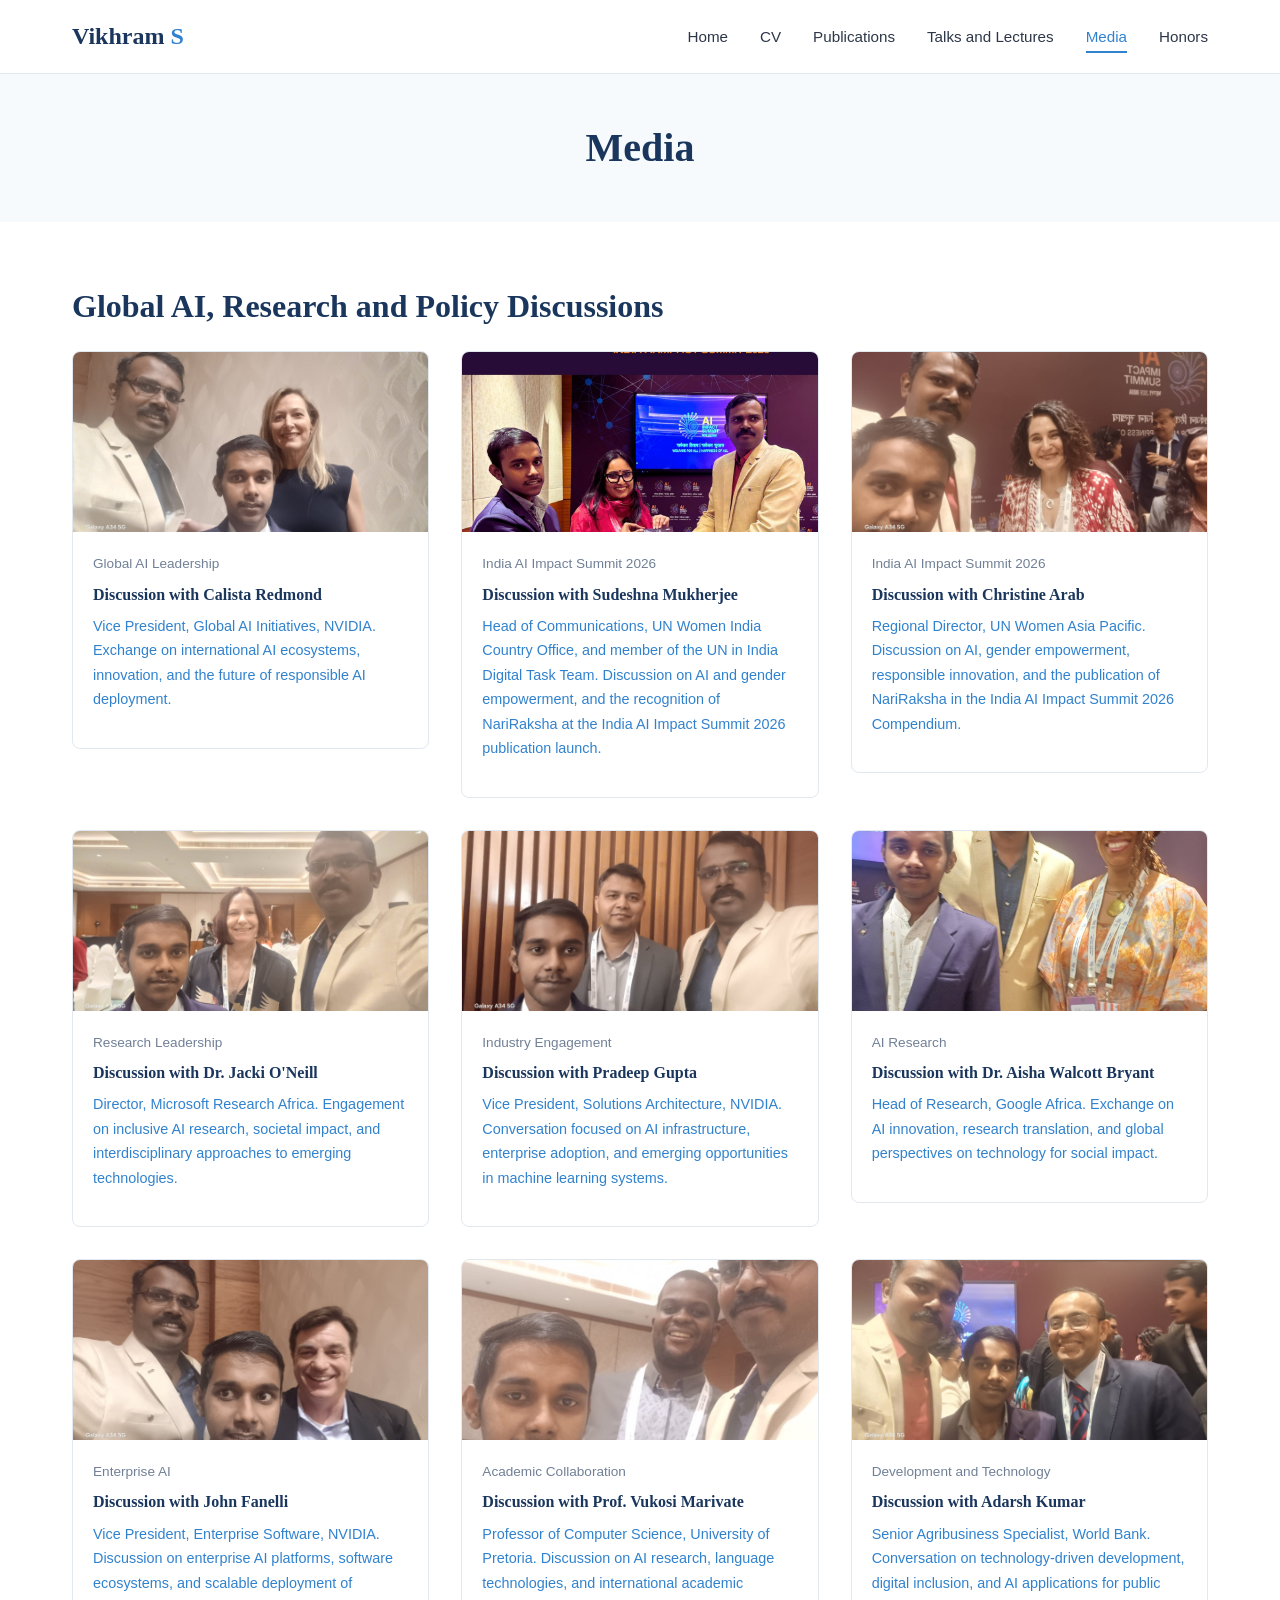
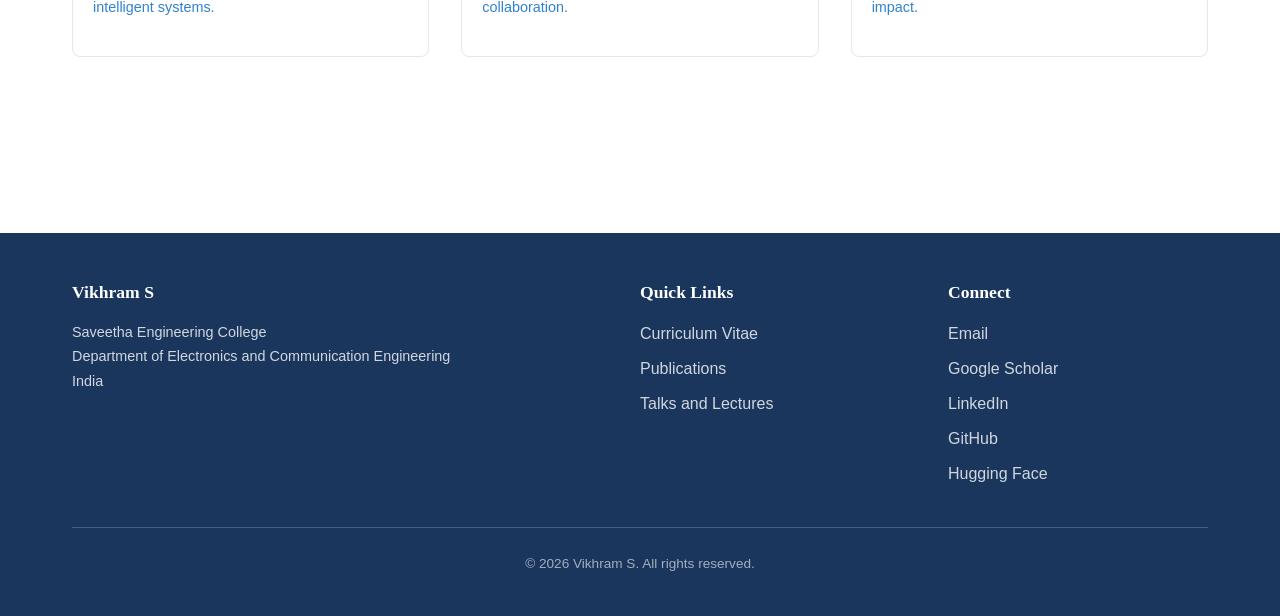
<file: media.html>
<!DOCTYPE html>
<html lang="en">

<head>
    <meta charset="UTF-8">
    <meta name="viewport" content="width=device-width, initial-scale=1.0">

    <!-- Security headers (meta-tag level — see note on index.html about
         GitHub Pages not supporting real HTTP response headers) -->
    <meta http-equiv="Content-Security-Policy"
        content="default-src 'self';
                 script-src 'self';
                 style-src 'self' 'unsafe-inline' https://fonts.googleapis.com https://cdnjs.cloudflare.com;
                 font-src 'self' https://fonts.gstatic.com https://cdnjs.cloudflare.com;
                 img-src 'self' data: https:;
                 connect-src 'self';
                 object-src 'none';
                 base-uri 'self';
                 form-action 'self';
                 upgrade-insecure-requests;">
    <meta name="referrer" content="strict-origin-when-cross-origin">
    <meta name="robots" content="index, follow">

    <meta name="description"
        content="Media and public presence of Vikhram S covering AI research, policy engagement, and technical work">
    <meta name="author" content="Vikhram S">
    <title>Media | Vikhram S</title>

    <!-- Canonical URL -->
    <link rel="canonical" href="https://vikhram-s.github.io/media">

    <!-- Open Graph / Twitter -->
    <meta property="og:type" content="website">
    <meta property="og:title" content="Media | Vikhram S">
    <meta property="og:description" content="Media and public presence of Vikhram S covering AI research, policy engagement, and technical work.">
    <meta property="og:url" content="https://vikhram-s.github.io/media">
    <meta property="og:image" content="https://vikhram-s.github.io/images/profile.jpg">
    <meta property="og:site_name" content="Vikhram S">
    <meta name="twitter:card" content="summary_large_image">
    <meta name="twitter:title" content="Media | Vikhram S">
    <meta name="twitter:description" content="Media and public presence of Vikhram S covering AI research, policy engagement, and technical work.">
    <meta name="twitter:image" content="https://vikhram-s.github.io/images/profile.jpg">

    <!-- Fonts -->
    <link rel="preconnect" href="https://fonts.googleapis.com">
    <link rel="preconnect" href="https://fonts.gstatic.com" crossorigin>
    <link
        href="https://fonts.googleapis.com/css2?family=Inter:wght@400;500;600;700&family=Playfair+Display:wght@600;700&display=swap"
        rel="stylesheet">

    <!-- Icons — SRI-protected, same verified hash as other pages -->
    <link rel="stylesheet" href="https://cdnjs.cloudflare.com/ajax/libs/font-awesome/6.4.0/css/all.min.css"
        integrity="sha512-iecdLmaskl7CVkqkXNQ/ZH/XLlvWZOJyj7Yy7tcenmpD1ypASozpmT/E0iPtmFIB46ZmdtAc9eNBvH0H/ZpiBw=="
        crossorigin="anonymous" referrerpolicy="no-referrer">

    <!-- Styles -->
    <link rel="stylesheet" href="css/style.css">
</head>

<body>
    <!-- Header -->
    <header>
        <div class="container">
            <nav>
                <a href="/" class="logo">Vikhram <span>S</span></a>
                <div class="menu-toggle">
                    <span></span>
                    <span></span>
                    <span></span>
                </div>
                <ul class="nav-links">
                    <li><a href="/">Home</a></li>
                    <li><a href="cv">CV</a></li>
                    <li><a href="publications">Publications</a></li>
                    <li><a href="engagements">Talks and Lectures</a></li>
                    <li><a href="media" class="active">Media</a></li>
                    <li><a href="honors">Honors</a></li>
                </ul>
            </nav>
        </div>
    </header>

    <!-- Page Header -->
    <section class="page-header">
        <div class="container">
            <h1>Media</h1>
        </div>
    </section>

    <!-- Page Content -->
    <section class="page-content">
        <div class="container">

            <!-- Global AI & Policy Engagements -->

<div class="publications-section">
    <h2>Global AI, Research and Policy Discussions</h2>
    <div class="media-grid">

        <!-- Calista Redmond -->

        <a href="images/With Calista Redmond,Vice President,Global AI Initiatives,Nvidia.jpg"
            target="_blank" rel="noopener noreferrer" class="media-card-link">
            <div class="media-card">
                <img src="images/With Calista Redmond,Vice President,Global AI Initiatives,Nvidia.jpg"
                    alt="Calista Redmond" loading="lazy">

                <div class="media-card-content">
                    <p class="date">Global AI Leadership</p>

                    <h4>Discussion with Calista Redmond</h4>

                    <p class="venue">
                        Vice President, Global AI Initiatives, NVIDIA. Exchange on
                        international AI ecosystems, innovation, and the future of
                        responsible AI deployment.
                    </p>
                </div>
            </div>
        </a>
<!-- Sudeshna Mukherjee -->

        <a href="images/un_women_award.jpg"
            target="_blank" rel="noopener noreferrer" class="media-card-link">
            <div class="media-card">
                <img src="images/un_women_award.jpg"
                    alt="Sudeshna Mukherjee" loading="lazy">

                <div class="media-card-content">
                    <p class="date">India AI Impact Summit 2026</p>

                    <h4>Discussion with Sudeshna Mukherjee</h4>

                    <p class="venue">
                        Head of Communications, UN Women India Country Office, and
                        member of the UN in India Digital Task Team. Discussion on
                        AI and gender empowerment, and the recognition of NariRaksha
                        at the India AI Impact Summit 2026 publication launch.
                    </p>
                </div>
            </div>
        </a>

        <!-- Christine Arab -->

        <a href="images/With Christine Arab, Regional Director,  UN Women,  Asia Pacific.jpg"
            target="_blank" rel="noopener noreferrer" class="media-card-link">
            <div class="media-card">
                <img src="images/With Christine Arab, Regional Director,  UN Women,  Asia Pacific.jpg"
                    alt="Christine Arab" loading="lazy">

                <div class="media-card-content">
                    <p class="date">India AI Impact Summit 2026</p>

                    <h4>Discussion with Christine Arab</h4>

                    <p class="venue">
                        Regional Director, UN Women Asia Pacific. Discussion on AI,
                        gender empowerment, responsible innovation, and the publication
                        of NariRaksha in the India AI Impact Summit 2026 Compendium.
                    </p>
                </div>
            </div>
        </a>


        <!-- Dr Jacki O'Neill -->

        <a href="images/With Dr. Jacki O' Neill, Director, Microsoft Research Africa..jpg"
            target="_blank" rel="noopener noreferrer" class="media-card-link">
            <div class="media-card">
                <img src="images/With Dr. Jacki O' Neill, Director, Microsoft Research Africa..jpg"
                    alt="Dr Jacki O Neill" loading="lazy">

                <div class="media-card-content">
                    <p class="date">Research Leadership</p>

                    <h4>Discussion with Dr. Jacki O'Neill</h4>

                    <p class="venue">
                        Director, Microsoft Research Africa. Engagement on inclusive
                        AI research, societal impact, and interdisciplinary approaches
                        to emerging technologies.
                    </p>
                </div>
            </div>
        </a>
 <!-- Pradeep Gupta -->

        <a href="images/With Pradeep Gupta,Vice President,Solutions and Architecure, Nvidia.jpg"
            target="_blank" rel="noopener noreferrer" class="media-card-link">
            <div class="media-card">
                <img src="images/With Pradeep Gupta,Vice President,Solutions and Architecure, Nvidia.jpg"
                    alt="Pradeep Gupta" loading="lazy">

                <div class="media-card-content">
                    <p class="date">Industry Engagement</p>

                    <h4>Discussion with Pradeep Gupta</h4>

                    <p class="venue">
                        Vice President, Solutions Architecture, NVIDIA. Conversation
                        focused on AI infrastructure, enterprise adoption, and
                        emerging opportunities in machine learning systems.
                    </p>
                </div>
            </div>
        </a>

        <!-- Aisha Bryant -->

        <a href="images/Dr. Aisha Walcott Bryant , Head of Research, Google Africa.jpg"
            target="_blank" rel="noopener noreferrer" class="media-card-link">
            <div class="media-card">
                <img src="images/Dr. Aisha Walcott Bryant , Head of Research, Google Africa.jpg"
                    alt="Dr Aisha Walcott Bryant" loading="lazy">

                <div class="media-card-content">
                    <p class="date">AI Research</p>

                    <h4>Discussion with Dr. Aisha Walcott Bryant</h4>

                    <p class="venue">
                        Head of Research, Google Africa. Exchange on AI innovation,
                        research translation, and global perspectives on technology
                        for social impact.
                    </p>
                </div>
            </div>
        </a>

        <!-- John Fanelli -->

        <a href="images/With John Fanelli, Vice President,Enterprise Software,Nvidia.jpg"
            target="_blank" rel="noopener noreferrer" class="media-card-link">
            <div class="media-card">
                <img src="images/With John Fanelli, Vice President,Enterprise Software,Nvidia.jpg"
                    alt="John Fanelli" loading="lazy">

                <div class="media-card-content">
                    <p class="date">Enterprise AI</p>

                    <h4>Discussion with John Fanelli</h4>

                    <p class="venue">
                        Vice President, Enterprise Software, NVIDIA. Discussion on
                        enterprise AI platforms, software ecosystems, and scalable
                        deployment of intelligent systems.
                    </p>
                </div>
            </div>
        </a>

        <!-- Vukosi -->

        <a href="images/With Prof. Vukosi Mariwat, Professor of Computer Science, University of Pretoria..jpg"
            target="_blank" rel="noopener noreferrer" class="media-card-link">
            <div class="media-card">
                <img src="images/With Prof. Vukosi Mariwat, Professor of Computer Science, University of Pretoria..jpg"
                    alt="Prof Vukosi Marivate" loading="lazy">

                <div class="media-card-content">
                    <p class="date">Academic Collaboration</p>

                    <h4>Discussion with Prof. Vukosi Marivate</h4>

                    <p class="venue">
                        Professor of Computer Science, University of Pretoria.
                        Discussion on AI research, language technologies, and
                        international academic collaboration.
                    </p>
                </div>
            </div>
        </a>

               <!-- World Bank -->

        <a href="images/With Adarsh Kumar-World Bank.jpg"
            target="_blank" rel="noopener noreferrer" class="media-card-link">
            <div class="media-card">
                <img src="images/With Adarsh Kumar-World Bank.jpg"
                    alt="Adarsh Kumar" loading="lazy">

                <div class="media-card-content">
                    <p class="date">Development and Technology</p>

                    <h4>Discussion with Adarsh Kumar</h4>

                    <p class="venue">
                        Senior Agribusiness Specialist, World Bank. Conversation on
                        technology-driven development, digital inclusion, and AI
                        applications for public impact.
                    </p>
                </div>
            </div>
        </a>

    </div>
</div>

</section>
    
<!-- Footer -->
<footer>

    <div class="container">

        <div class="footer-content">

            <div class="footer-section">

                <h4>Vikhram S</h4>

                <p>
                    Saveetha Engineering College<br>
                    Department of Electronics and Communication Engineering<br>
                    India
                </p>

            </div>

            <div class="footer-section">

                <h4>Quick Links</h4>

                <ul class="footer-links">
                    <li><a href="cv">Curriculum Vitae</a></li>
                    <li><a href="publications">Publications</a></li>
                    <li><a href="engagements">Talks and Lectures</a></li>
                </ul>

            </div>

            <div class="footer-section">

                <h4>Connect</h4>

                <ul class="footer-links">
                    <li><a href="mailto:vikhrams@saveetha.ac.in" rel="nofollow">Email</a></li>
                    <li><a href="https://scholar.google.com/citations?user=L2y8aqgAAAAJ" target="_blank" rel="noopener noreferrer">Google Scholar</a></li>
                    <li><a href="https://www.linkedin.com/in/vikhram-s" target="_blank" rel="noopener noreferrer">LinkedIn</a></li>
                    <li><a href="https://github.com/Vikhram-S" target="_blank" rel="noopener noreferrer">GitHub</a></li>
                    <li><a href="https://huggingface.co/Vikhram-S" target="_blank" rel="noopener noreferrer">Hugging Face</a></li>
                </ul>

            </div>

        </div>

        <div class="footer-bottom">
            <p>&copy; 2026 Vikhram S. All rights reserved.</p>
        </div>

    </div>

</footer>

<!-- Scroll To Top -->
<button class="scroll-top" aria-label="Scroll to top">
    <i class="fas fa-arrow-up"></i>
</button>



    <!-- JavaScript -->
    <script src="js/main.js" defer></script>
</body>

</html>
</file>
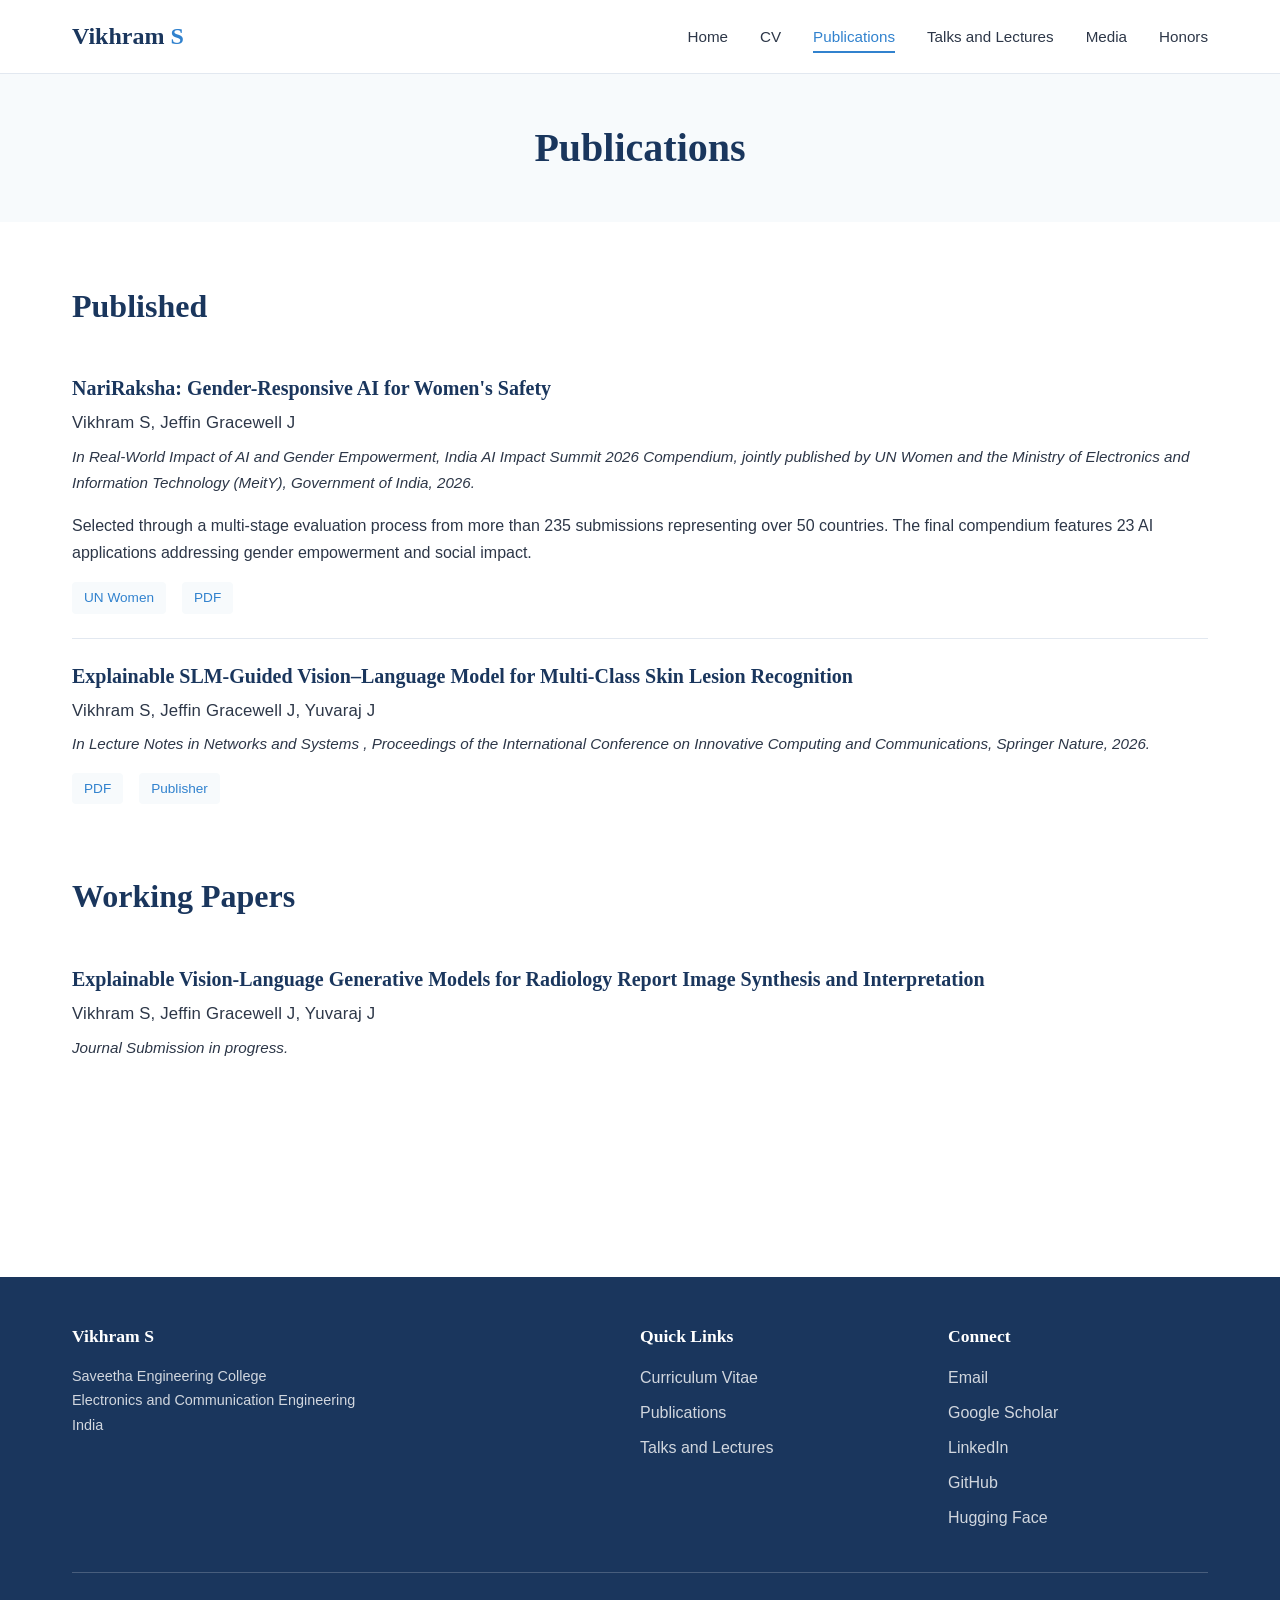
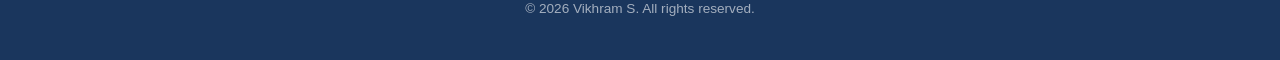
<file: publications (1).html>
<!DOCTYPE html>

<html lang="en">

<head>
    <meta charset="UTF-8">
    <meta name="viewport" content="width=device-width, initial-scale=1.0">

    <!-- Security headers (meta-tag level — see note on index.html about
         GitHub Pages not supporting real HTTP response headers) -->
    <meta http-equiv="Content-Security-Policy"
        content="default-src 'self';
                 script-src 'self';
                 style-src 'self' 'unsafe-inline' https://fonts.googleapis.com https://cdnjs.cloudflare.com;
                 font-src 'self' https://fonts.gstatic.com https://cdnjs.cloudflare.com;
                 img-src 'self' data: https:;
                 connect-src 'self';
                 object-src 'none';
                 base-uri 'self';
                 form-action 'self';
                 upgrade-insecure-requests;">
    <meta name="referrer" content="strict-origin-when-cross-origin">
    <meta name="robots" content="index, follow">

    <meta name="description"
        content="Publications by Vikhram S in artificial intelligence, multimodal systems, healthcare AI, and public-interest technology">
    <meta name="author" content="Vikhram S">

    <title>Publications | Vikhram S</title>

    <!-- Canonical URL -->
    <link rel="canonical" href="https://vikhram-s.github.io/publications">

    <!-- Open Graph / Twitter -->
    <meta property="og:type" content="website">
    <meta property="og:title" content="Publications | Vikhram S">
    <meta property="og:description" content="Publications by Vikhram S in artificial intelligence, multimodal systems, healthcare AI, and public-interest technology.">
    <meta property="og:url" content="https://vikhram-s.github.io/publications">
    <meta property="og:image" content="https://vikhram-s.github.io/images/profile.jpg">
    <meta property="og:site_name" content="Vikhram S">
    <meta name="twitter:card" content="summary_large_image">
    <meta name="twitter:title" content="Publications | Vikhram S">
    <meta name="twitter:description" content="Publications by Vikhram S in artificial intelligence, multimodal systems, healthcare AI, and public-interest technology.">
    <meta name="twitter:image" content="https://vikhram-s.github.io/images/profile.jpg">

    <!-- Fonts -->
    <link rel="preconnect" href="https://fonts.googleapis.com">
    <link rel="preconnect" href="https://fonts.gstatic.com" crossorigin>
    <link
        href="https://fonts.googleapis.com/css2?family=Inter:wght@400;500;600;700&family=Playfair+Display:wght@600;700&display=swap"
        rel="stylesheet">

    <!-- Icons — SRI-protected, same verified hash as other pages -->
    <link rel="stylesheet" href="https://cdnjs.cloudflare.com/ajax/libs/font-awesome/6.4.0/css/all.min.css"
        integrity="sha512-iecdLmaskl7CVkqkXNQ/ZH/XLlvWZOJyj7Yy7tcenmpD1ypASozpmT/E0iPtmFIB46ZmdtAc9eNBvH0H/ZpiBw=="
        crossorigin="anonymous" referrerpolicy="no-referrer">

    <!-- Styles -->
    <link rel="stylesheet" href="css/style.css">


</head>

<body>


<!-- Header -->
<header>
    <div class="container">
        <nav>
            <a href="/" class="logo">Vikhram <span>S</span></a>

            <div class="menu-toggle">
                <span></span>
                <span></span>
                <span></span>
            </div>

            <ul class="nav-links">
                <li><a href="/">Home</a></li>
                <li><a href="cv">CV</a></li>
                <li><a href="publications" class="active">Publications</a></li>
                <li><a href="engagements">Talks and Lectures</a></li>
                <li><a href="media">Media</a></li>
                <li><a href="honors">Honors</a></li>
            </ul>
        </nav>
    </div>
</header>

<!-- Page Header -->
<section class="page-header">
    <div class="container">
        <h1>Publications</h1>
    </div>
</section>

<!-- Page Content -->
<section class="page-content">
    <div class="container">

<!-- Published -->

<div class="publications-section">

    <h2>Published</h2>

    <div class="publication-item">

        <h4>
            NariRaksha: Gender-Responsive AI for Women's Safety
        </h4>

        <p class="authors">
            Vikhram S, Jeffin Gracewell J
        </p>

        <p class="journal">
            In <em>Real-World Impact of AI and Gender Empowerment</em>,
            India AI Impact Summit 2026 Compendium,
            jointly published by UN Women and the Ministry of Electronics and Information Technology (MeitY),
            Government of India, 2026.
        </p>

        <p>
            Selected through a multi-stage evaluation process from more than 235 submissions representing
            over 50 countries. The final compendium features 23 AI applications addressing gender
            empowerment and social impact.
        </p>

        <div class="links">

            <a href="https://india.un.org/en/311003-real-world-impact-ai-and-gender-empowerment"
                target="_blank" rel="noopener noreferrer">
                UN Women
            </a>

            <a href="files/Nariraksha.pdf"
                target="_blank" rel="noopener noreferrer">
                PDF
            </a>

        </div>

    </div>

    <div class="publication-item">

        <h4>
            Explainable SLM-Guided Vision–Language Model for Multi-Class Skin Lesion Recognition
        </h4>

        <p class="authors">
            Vikhram S, Jeffin Gracewell J, Yuvaraj J
        </p>

        <p class="journal">
            In <em>Lecture Notes in Networks and Systems </em>,
            Proceedings of the International Conference on Innovative Computing and Communications,
            Springer Nature, 2026.
        </p>

        <div class="links">
             <a href="files/Explainable%20SLM-Guided%20Vision%E2%80%93Language.pdf"
                target="_blank" rel="noopener noreferrer">
                PDF
            </a>
            <a href="https://doi.org/10.1007/978-3-032-30310-3_49"
                target="_blank" rel="noopener noreferrer">
                Publisher
            </a>

        </div>

    </div>

</div>

<!-- Working Papers -->

<div class="publications-section">

    <h2>Working Papers</h2>

    <div class="publication-item">

        <h4>
            Explainable Vision-Language Generative Models for Radiology Report Image Synthesis and Interpretation
        </h4>

        <p class="authors">
            Vikhram S, Jeffin Gracewell J, Yuvaraj J
        </p>

        <p class="journal">
            Journal Submission in progress.
        </p>

    </div>

</div>

</div>

</section>

<!-- Footer -->
<footer>
    <div class="container">

        <div class="footer-content">

            <div class="footer-section">
                <h4>Vikhram S</h4>
                <p>
                    Saveetha Engineering College<br>
                    Electronics and Communication Engineering<br>
                    India
                </p>
            </div>

            <div class="footer-section">
                <h4>Quick Links</h4>

                <ul class="footer-links">
                    <li><a href="cv">Curriculum Vitae</a></li>
                    <li><a href="publications">Publications</a></li>
                    <li><a href="engagements">Talks and Lectures</a></li>
                </ul>
            </div>

            <div class="footer-section">
                <h4>Connect</h4>

                <ul class="footer-links">
                    <li><a href="mailto:vikhrams@saveetha.ac.in" rel="nofollow">Email</a></li>
                    <li><a href="https://scholar.google.com/citations?user=L2y8aqgAAAAJ" target="_blank" rel="noopener noreferrer">Google Scholar</a></li>
                    <li><a href="https://www.linkedin.com/in/vikhram-s" target="_blank" rel="noopener noreferrer">LinkedIn</a></li>
                    <li><a href="https://github.com/Vikhram-S" target="_blank" rel="noopener noreferrer">GitHub</a></li>
                    <li><a href="https://huggingface.co/Vikhram-S" target="_blank" rel="noopener noreferrer">Hugging Face</a></li>
                </ul>

            </div>

        </div>

        <div class="footer-bottom">
            <p>&copy; 2026 Vikhram S. All rights reserved.</p>
        </div>

    </div>
</footer>

<!-- Scroll To Top -->
<button class="scroll-top" aria-label="Scroll to top">
    <i class="fas fa-arrow-up"></i>
</button>

<!-- JavaScript -->
<script src="js/main.js" defer></script>


</body>

</html>
</file>
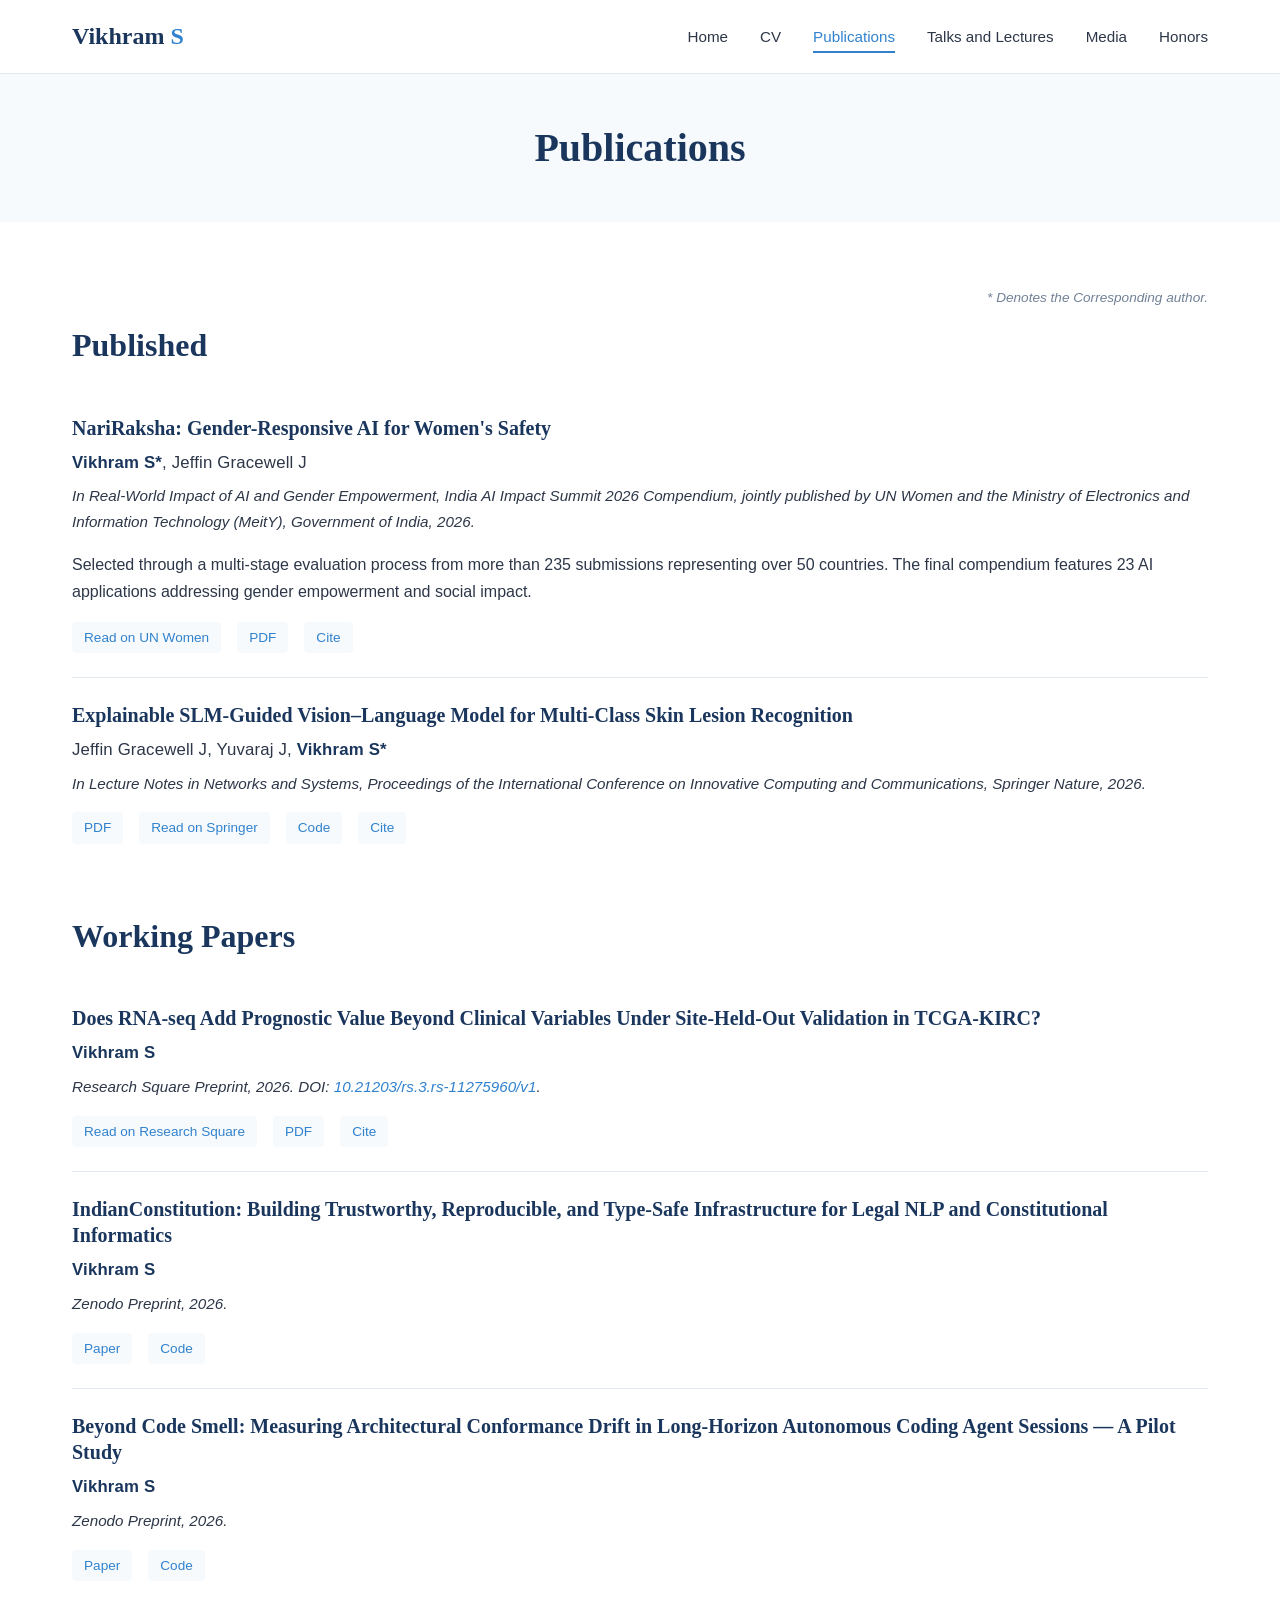
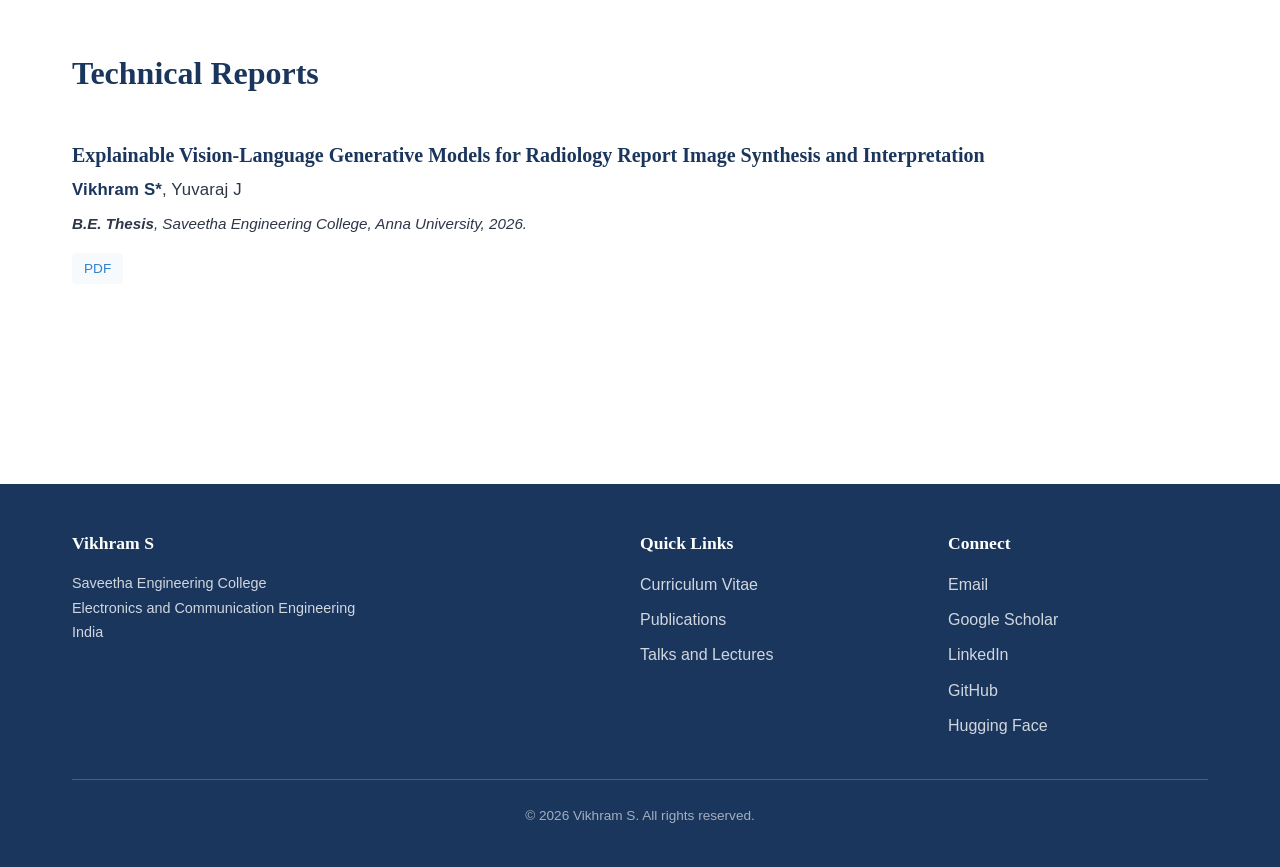
<file: publications.html>
<!DOCTYPE html>

<html lang="en">

<head>
    <meta charset="UTF-8">
    <meta name="viewport" content="width=device-width, initial-scale=1.0">

    <!-- Security headers (meta-tag level — see note on index.html about
         GitHub Pages not supporting real HTTP response headers) -->
    <meta http-equiv="Content-Security-Policy"
        content="default-src 'self';
                 script-src 'self';
                 style-src 'self' 'unsafe-inline' https://fonts.googleapis.com https://cdnjs.cloudflare.com;
                 font-src 'self' https://fonts.gstatic.com https://cdnjs.cloudflare.com;
                 img-src 'self' data: https:;
                 connect-src 'self';
                 object-src 'none';
                 base-uri 'self';
                 form-action 'self';
                 upgrade-insecure-requests;">

    <meta name="referrer" content="strict-origin-when-cross-origin">
    <meta name="robots" content="index, follow">

    <meta name="description"
        content="Publications by Vikhram S in artificial intelligence, multimodal systems, healthcare AI, computational biology, and public-interest technology">

    <meta name="author" content="Vikhram S">

    <title>Publications | Vikhram S</title>

    <!-- Canonical URL -->
    <link rel="canonical" href="https://vikhram-s.github.io/publications">

    <!-- Open Graph / Twitter -->
    <meta property="og:type" content="website">
    <meta property="og:title" content="Publications | Vikhram S">
    <meta property="og:description"
        content="Publications by Vikhram S in artificial intelligence, multimodal systems, healthcare AI, computational biology, and public-interest technology.">
    <meta property="og:url" content="https://vikhram-s.github.io/publications">
    <meta property="og:image" content="https://vikhram-s.github.io/images/profile.jpg">
    <meta property="og:site_name" content="Vikhram S">

    <meta name="twitter:card" content="summary_large_image">
    <meta name="twitter:title" content="Publications | Vikhram S">
    <meta name="twitter:description"
        content="Publications by Vikhram S in artificial intelligence, multimodal systems, healthcare AI, computational biology, and public-interest technology.">
    <meta name="twitter:image" content="https://vikhram-s.github.io/images/profile.jpg">

    <!-- Fonts -->
    <link rel="preconnect" href="https://fonts.googleapis.com">
    <link rel="preconnect" href="https://fonts.gstatic.com" crossorigin>

    <link
        href="https://fonts.googleapis.com/css2?family=Inter:wght@400;500;600;700&family=Playfair+Display:wght@600;700&display=swap"
        rel="stylesheet">

    <!-- Icons — SRI-protected, same verified hash as other pages -->
    <link rel="stylesheet"
        href="https://cdnjs.cloudflare.com/ajax/libs/font-awesome/6.4.0/css/all.min.css"
        integrity="sha512-iecdLmaskl7CVkqkXNQ/ZH/XLlvWZOJyj7Yy7tcenmpD1ypASozpmT/E0iPtmFIB46ZmdtAc9eNBvH0H/ZpiBw=="
        crossorigin="anonymous"
        referrerpolicy="no-referrer">

    <!-- Styles -->
    <link rel="stylesheet" href="css/style.css">

    <!-- Structured data (Google Scholar / search engines) -->
    <meta name="citation_title" content="Does RNA-seq Add Prognostic Value Beyond Clinical Variables Under Site-Held-Out Validation in TCGA-KIRC?">
    <meta name="citation_author" content="Vikhram S">
    <meta name="citation_publication_date" content="2026/10/07">
    <meta name="citation_doi" content="10.21203/rs.3.rs-11275960/v1">
    <meta name="citation_pdf_url" content="https://www.researchsquare.com/article/rs-11275960/latest.pdf">

</head>

<body>

    <!-- Header -->
    <header>
        <div class="container">
            <nav>

                <a href="/" class="logo">
                    Vikhram <span>S</span>
                </a>

                <div class="menu-toggle">
                    <span></span>
                    <span></span>
                    <span></span>
                </div>

                <ul class="nav-links">
                    <li><a href="/">Home</a></li>
                    <li><a href="cv">CV</a></li>
                    <li><a href="publications" class="active">Publications</a></li>
                    <li><a href="engagements">Talks and Lectures</a></li>
                    <li><a href="media">Media</a></li>
                    <li><a href="honors">Honors</a></li>
                </ul>

            </nav>
        </div>
    </header>


    <!-- Page Header -->
    <section class="page-header">
        <div class="container">
            <h1>Publications</h1>
        </div>
    </section>


    <!-- Page Content -->
    <section class="page-content">
        <div class="container">

            <p class="authors-note">* Denotes the Corresponding author.</p>


            <!-- ========================= -->
            <!-- Published -->
            <!-- ========================= -->

            <div class="publications-section">

                <h2>Published</h2>


                <!-- NariRaksha -->
                <div class="publication-item">

                    <h4>
                        NariRaksha: Gender-Responsive AI for Women's Safety
                    </h4>

                    <p class="authors">
                        <span class="me">Vikhram S*</span>, Jeffin Gracewell J
                    </p>

                    <p class="journal">
                        In <em>Real-World Impact of AI and Gender Empowerment</em>,
                        India AI Impact Summit 2026 Compendium,
                        jointly published by UN Women and the Ministry of Electronics and Information Technology (MeitY),
                        Government of India, 2026.
                    </p>

                    <p>
                        Selected through a multi-stage evaluation process from more than 235 submissions representing
                        over 50 countries. The final compendium features 23 AI applications addressing gender
                        empowerment and social impact.
                    </p>

                    <div class="links">

                        <a href="https://india.un.org/en/311003-real-world-impact-ai-and-gender-empowerment"
                            target="_blank"
                            rel="noopener noreferrer">
                            Read on UN Women
                        </a>

                        <a href="files/Nariraksha.pdf"
                            target="_blank"
                            rel="noopener noreferrer">
                            PDF
                        </a>

                        <button class="cite-btn" data-target="cite-nariraksha" aria-expanded="false">Cite</button>

                    </div>

                    <div class="cite-panel" id="cite-nariraksha" hidden>
                        <div class="cite-panel-header">
                            <span>BibTeX</span>
                            <button class="cite-copy">Copy</button>
                        </div>
<pre>@incollection{vikhram2026nariraksha,
  title     = "NariRaksha: Gender-Responsive AI for Women's Safety",
  author    = "Vikhram, S. and Jeffin Gracewell, J.",
  booktitle = "India AI Impact Summit 2026 Compendium: Real-World Impact of AI and Gender Empowerment: Casebook on AI and Gender Empowerment",
  publisher = "IndiaAI Mission, Ministry of Electronics and Information Technology (MeitY), Government of India, and UN Women",
  year      = "2026",
  month     = feb,
  pages     = "68--70"
}</pre>
                    </div>

                </div>


                <!-- Skin Lesion Recognition -->
                <div class="publication-item">

                    <h4>
                        Explainable SLM-Guided Vision–Language Model for Multi-Class Skin Lesion Recognition
                    </h4>

                    <p class="authors">
                        Jeffin Gracewell J, Yuvaraj J, <span class="me">Vikhram S*</span>
                    </p>

                    <p class="journal">
                        In <em>Lecture Notes in Networks and Systems</em>,
                        Proceedings of the International Conference on Innovative Computing and Communications,
                        Springer Nature, 2026.
                    </p>

                    <div class="links">

                        <a href="files/Explainable%20SLM-Guided%20Vision%E2%80%93Language.pdf"
                            target="_blank"
                            rel="noopener noreferrer">
                            PDF
                        </a>

                        <a href="https://doi.org/10.1007/978-3-032-30310-3_49"
                            target="_blank"
                            rel="noopener noreferrer">
                            Read on Springer
                        </a>

                        <a href="https://github.com/Vikhram-S/SLM-VLM-SkinLesion"
                            target="_blank"
                            rel="noopener noreferrer">
                            Code
                        </a>

                        <button class="cite-btn" data-target="cite-skin" aria-expanded="false">Cite</button>

                    </div>

                    <div class="cite-panel" id="cite-skin" hidden>
                        <div class="cite-panel-header">
                            <span>BibTeX</span>
                            <button class="cite-copy">Copy</button>
                        </div>
<pre>@InProceedings{10.1007/978-3-032-30310-3_49,
  author    = "Jeffin Gracewell, J. and Yuvaraj, J. and Vikhram, S.",
  editor    = "Hassanien, Aboul Ella and Anand, Sameer and Jaiswal, Ajay and Kumar, Prabhat",
  title     = "Explainable SLM-Guided Vision--Language Model for Multi-class Skin Lesion Recognition",
  booktitle = "Innovative Computing and Communications",
  year      = "2026",
  publisher = "Springer Nature Switzerland",
  address   = "Cham",
  pages     = "611--622",
  isbn      = "978-3-032-30310-3",
  doi       = "10.1007/978-3-032-30310-3_49"
}</pre>
                    </div>

                </div>

            </div>


            <!-- ========================= -->
            <!-- Working Papers -->
            <!-- ========================= -->
 
            <div class="publications-section">
 
                <h2>Working Papers</h2>
 
 
                <!-- RNA-seq Prognostic Value (Research Square) -->
                <div class="publication-item">
 
                    <h4>
                        Does RNA-seq Add Prognostic Value Beyond Clinical Variables Under Site-Held-Out Validation in TCGA-KIRC?
                    </h4>
 
                    <p class="authors">
                        <span class="me">Vikhram S</span>
                    </p>
 
                    <p class="journal">
                        <em>Research Square</em> Preprint, 2026.
                        DOI: <a href="https://doi.org/10.21203/rs.3.rs-11275960/v1"
                            target="_blank"
                            rel="noopener noreferrer">10.21203/rs.3.rs-11275960/v1</a>.
                    </p>
 
                    <div class="links">
 
                        <a href="https://www.researchsquare.com/article/rs-11275960/v1"
                            target="_blank"
                            rel="noopener noreferrer">
                            Read on Research Square
                        </a>
                        <a href="https://www.researchsquare.com/article/rs-11275960/latest.pdf"
                            target="_blank"
                            rel="noopener noreferrer">
                            PDF
                        </a>
 
                        <button class="cite-btn" data-target="cite-rnaseq" aria-expanded="false">Cite</button>
 
                    </div>
 
                    <div class="cite-panel" id="cite-rnaseq" hidden>
                        <div class="cite-panel-header">
                            <span>BibTeX</span>
                            <button class="cite-copy">Copy</button>
                        </div>
<pre>@article{vikhram2026does,
  title   = "Does RNA-seq Add Prognostic Value Beyond Clinical Variables Under Site-Held-Out Validation in TCGA-KIRC?",
  author  = "Vikhram, S.",
  journal = "Research Square (Preprint, Version 1, not peer reviewed)",
  year    = "2026",
  doi     = "10.21203/rs.3.rs-11275960/v1",
  url     = "https://doi.org/10.21203/rs.3.rs-11275960/v1"
}</pre>
                    </div>
 
                </div>
 
 
                <!-- IndianConstitution -->
                <div class="publication-item">
 
                    <h4>
                        IndianConstitution: Building Trustworthy, Reproducible, and Type-Safe Infrastructure for Legal NLP and Constitutional Informatics
                    </h4>
 
                    <p class="authors">
                        <span class="me">Vikhram S</span>
                    </p>
 
                    <p class="journal">
                        Zenodo Preprint, 2026.
                    </p>
 
                    <div class="links">
 
                        <a href="https://doi.org/10.5281/zenodo.22637285"
                            target="_blank"
                            rel="noopener noreferrer">
                            Paper
                        </a>
 
                        <a href="https://github.com/Vikhram-S/IndianConstitution"
                            target="_blank"
                            rel="noopener noreferrer">
                            Code
                        </a>
 
                    </div>
 
                </div>
 
 
                <!-- Beyond Code Smell -->
                <div class="publication-item">
 
                    <h4>
                        Beyond Code Smell: Measuring Architectural Conformance Drift in Long-Horizon Autonomous Coding Agent Sessions — A Pilot Study
                    </h4>
 
                    <p class="authors">
                        <span class="me">Vikhram S</span>
                    </p>
 
                    <p class="journal">
                        Zenodo Preprint, 2026.
                    </p>
 
                    <div class="links">
 
                        <a href="https://doi.org/10.5281/zenodo.22629760"
                            target="_blank"
                            rel="noopener noreferrer">
                            Paper
                        </a>
 
                        <a href="https://github.com/Vikhram-S/Beyond-Code-Smell"
                            target="_blank"
                            rel="noopener noreferrer">
                            Code
                        </a>
 
                    </div>
 
                </div>
 
            </div>

            <!-- ========================= -->
            <!-- Technical Reports -->
            <!-- ========================= -->

            <div class="publications-section">

                <h2>Technical Reports</h2>


                <!-- B.E. Thesis -->
                <div class="publication-item">

                    <h4>
                        Explainable Vision-Language Generative Models for Radiology Report Image Synthesis and Interpretation
                    </h4>

                    <p class="authors">
                        <span class="me">Vikhram S*</span>, Yuvaraj J
                    </p>

                    <p class="journal">
                        <strong>B.E. Thesis</strong>, Saveetha Engineering College, Anna University, 2026.
                    </p>

                    <div class="links">

                        <a href="files/Vikhram_S_Thesis_ExplainableVLM-Rad.pdf"
                            target="_blank"
                            rel="noopener noreferrer">
                            PDF
                        </a>

                    </div>

                </div>

            </div>


        </div>
    </section>


    <!-- Footer -->
    <footer>

        <div class="container">

            <div class="footer-content">


                <div class="footer-section">

                    <h4>Vikhram S</h4>

                    <p>
                        Saveetha Engineering College<br>
                        Electronics and Communication Engineering<br>
                        India
                    </p>

                </div>


                <div class="footer-section">

                    <h4>Quick Links</h4>

                    <ul class="footer-links">

                        <li>
                            <a href="cv">
                                Curriculum Vitae
                            </a>
                        </li>

                        <li>
                            <a href="publications">
                                Publications
                            </a>
                        </li>

                        <li>
                            <a href="engagements">
                                Talks and Lectures
                            </a>
                        </li>

                    </ul>

                </div>


                <div class="footer-section">

                    <h4>Connect</h4>

                    <ul class="footer-links">

                        <li>
                            <a href="mailto:vikhrams@saveetha.ac.in"
                                rel="nofollow">
                                Email
                            </a>
                        </li>

                        <li>
                            <a href="https://scholar.google.com/citations?user=L2y8aqgAAAAJ"
                                target="_blank"
                                rel="noopener noreferrer">
                                Google Scholar
                            </a>
                        </li>

                        <li>
                            <a href="https://www.linkedin.com/in/vikhram-s"
                                target="_blank"
                                rel="noopener noreferrer">
                                LinkedIn
                            </a>
                        </li>

                        <li>
                            <a href="https://github.com/Vikhram-S"
                                target="_blank"
                                rel="noopener noreferrer">
                                GitHub
                            </a>
                        </li>

                        <li>
                            <a href="https://huggingface.co/Vikhram-S"
                                target="_blank"
                                rel="noopener noreferrer">
                                Hugging Face
                            </a>
                        </li>

                    </ul>

                </div>


            </div>


            <div class="footer-bottom">

                <p>
                    &copy; 2026 Vikhram S. All rights reserved.
                </p>

            </div>

        </div>

    </footer>


    <!-- Scroll To Top -->
    <button class="scroll-top" aria-label="Scroll to top">
        <i class="fas fa-arrow-up"></i>
    </button>


    <!-- JavaScript -->
    <script src="js/main.js" defer></script>

</body>

</html>
</file>
<file: css/style.css>
/* ============================================
   Vikhram S - Personal Website
   Clean, Modern Design
   ============================================ */
/* CSS Variables */
:root {
    --primary-color: #1a365d;
    --secondary-color: #2c5282;
    --accent-color: #3182ce;
    --text-color: #2d3748;
    --text-light: #718096;
    --background: #ffffff;
    --background-alt: #f7fafc;
    --border-color: #e2e8f0;
    --font-primary: 'Inter', -apple-system, BlinkMacSystemFont, 'Segoe UI', Roboto, sans-serif;
    --font-heading: 'Playfair Display', Georgia, serif;
    --max-width: 1200px;
    --transition: all 0.3s ease;
}

/* Reset & Base */
*, *::before, *::after {
    box-sizing: border-box;
    margin: 0;
    padding: 0;
}

html {
    scroll-behavior: smooth;
    font-size: 16px;
}

body {
    font-family: var(--font-primary);
    color: var(--text-color);
    background: var(--background);
    line-height: 1.7;
    -webkit-font-smoothing: antialiased;
}

/* Typography */
h1, h2, h3, h4 {
    font-family: var(--font-heading);
    font-weight: 600;
    line-height: 1.3;
    color: var(--primary-color);
}

h1 { font-size: 2.5rem; }
h2 { font-size: 2rem; margin-bottom: 1.5rem; }
h3 { font-size: 1.5rem; margin-bottom: 1rem; }
h4 { font-size: 1.25rem; }

p {
    margin-bottom: 1rem;
}

a {
    color: var(--accent-color);
    text-decoration: none;
    transition: var(--transition);
}

a:hover {
    color: var(--primary-color);
}

/* Container */
.container {
    max-width: var(--max-width);
    margin: 0 auto;
    padding: 0 2rem;
}

/* Header & Navigation */
header {
    background: var(--background);
    border-bottom: 1px solid var(--border-color);
    position: sticky;
    top: 0;
    z-index: 1000;
}

nav {
    display: flex;
    justify-content: space-between;
    align-items: center;
    padding: 1rem 0;
}

.logo {
    font-family: var(--font-heading);
    font-size: 1.5rem;
    font-weight: 700;
    color: var(--primary-color);
}

.logo span {
    color: var(--accent-color);
}

.nav-links {
    display: flex;
    list-style: none;
    gap: 2rem;
}

.nav-links a {
    color: var(--text-color);
    font-weight: 500;
    font-size: 0.95rem;
    padding: 0.5rem 0;
    position: relative;
}

.nav-links a::after {
    content: '';
    position: absolute;
    bottom: 0;
    left: 0;
    width: 0;
    height: 2px;
    background: var(--accent-color);
    transition: var(--transition);
}

.nav-links a:hover::after,
.nav-links a.active::after {
    width: 100%;
}

.nav-links a:hover,
.nav-links a.active {
    color: var(--accent-color);
}

/* Mobile Menu */
.menu-toggle {
    display: none;
    flex-direction: column;
    cursor: pointer;
    gap: 5px;
}

.menu-toggle span {
    width: 25px;
    height: 3px;
    background: var(--primary-color);
    transition: var(--transition);
}

/* Hero Section */
.hero {
    padding: 4rem 0;
    background: linear-gradient(135deg, var(--background-alt) 0%, var(--background) 100%);
}

.hero-content {
    display: grid;
    grid-template-columns: 350px 1fr;
    gap: 4rem;
    align-items: center;
}

.hero-image {
    position: relative;
}

.hero-image img {
    width: 100%;
    max-width: 350px;
    border-radius: 12px;
    box-shadow: 0 20px 40px rgba(0, 0, 0, 0.1);
}

.hero-text h1 {
    margin-bottom: 0.5rem;
}

.hero-text .title {
    color: var(--text-light);
    font-size: 1.1rem;
    margin-bottom: 1.5rem;
    font-style: italic;
}

.hero-text .bio {
    font-size: 1.05rem;
    color: var(--text-color);
}

.bio-link {
    display: inline-block;
    font-weight: 500;
    color: var(--accent-color);
    transition: var(--transition);
}

.bio-link:hover {
    color: var(--primary-color);
    transform: translateX(4px);
}

.contact-info {
    margin-top: 2rem;
    padding-top: 1.5rem;
    border-top: 1px solid var(--border-color);
}

.contact-info p {
    margin-bottom: 0.5rem;
    font-size: 0.95rem;
}

.contact-info strong {
    color: var(--primary-color);
}

/* Social Links: academic icon row */
.social-links {
    display: flex;
    flex-wrap: wrap;
    align-items: center;
    gap: 1.25rem;
    margin-top: 1.5rem;
}

.social-links a {
    display: inline-flex;
    align-items: center;
    justify-content: center;
    width: auto;
    height: auto;
    background: none;
    border-radius: 0;
    font-size: 1.75rem;
    line-height: 1;
    color: var(--text-color);
    opacity: 0.75;
    transition: var(--transition);
}

.social-links a:hover {
    background: none;
    color: var(--accent-color);
    opacity: 1;
    transform: translateY(-2px);
}

/* Featured Section */
.featured {
    padding: 4rem 0;
}

.section-title {
    text-align: center;
    margin-bottom: 3rem;
}

.featured-grid {
    display: grid;
    grid-template-columns: repeat(auto-fit, minmax(300px, 1fr));
    gap: 2rem;
}

.featured-card {
    background: var(--background);
    border-radius: 12px;
    overflow: hidden;
    box-shadow: 0 4px 20px rgba(0, 0, 0, 0.08);
    transition: var(--transition);
}

.featured-card:hover {
    transform: translateY(-5px);
    box-shadow: 0 8px 30px rgba(0, 0, 0, 0.12);
}

.featured-card img {
    width: 100%;
    height: 200px;
    object-fit: cover;
}

.featured-card-content {
    padding: 1.5rem;
}

.featured-card h3 {
    font-size: 1.1rem;
    margin-bottom: 0.5rem;
}

.featured-card p {
    color: var(--text-light);
    font-size: 0.9rem;
    margin-bottom: 0.75rem;
}

.featured-links {
    display: flex;
    gap: 1rem;
    flex-wrap: wrap;
    margin-top: 0.5rem;
}

.featured-links a {
    display: inline-flex;
    align-items: center;
    gap: 0.4rem;
    font-size: 0.85rem;
    color: var(--accent-color);
    padding: 0.35rem 0.75rem;
    background: var(--background-alt);
    border-radius: 4px;
    transition: var(--transition);
}

.featured-links a:hover {
    background: var(--accent-color);
    color: white;
}

.featured-links a i {
    font-size: 0.8rem;
}

/* Page Content */
.page-header {
    background: var(--background-alt);
    padding: 3rem 0;
    text-align: center;
}

.page-content {
    padding: 4rem 0;
}

/* Publications List */
.publications-section {
    margin-bottom: 3rem;
}

.publication-item {
    padding: 1.5rem 0;
    border-bottom: 1px solid var(--border-color);
}

.publication-item:last-child {
    border-bottom: none;
}

.publication-item h4 {
    color: var(--primary-color);
    margin-bottom: 0.5rem;
}

/* Authors: larger, darker, with your name emphasised */
.publication-item .authors {
    color: var(--text-color);
    font-size: 1.05rem;
    font-weight: 500;
    letter-spacing: 0.01em;
    margin-bottom: 0.4rem;
}

.publication-item .authors .me {
    font-weight: 700;
    color: var(--primary-color);
}

.authors-note {
    text-align: right;
    font-size: 0.85rem;
    color: var(--text-light);
    font-style: italic;
    margin-bottom: 1rem;
}

.publication-item .journal {
    font-style: italic;
    color: var(--text-color);
    font-size: 0.95rem;
}

.publication-item .links {
    margin-top: 0.75rem;
    display: flex;
    gap: 1rem;
    flex-wrap: wrap;
}

.publication-item .links a {
    font-size: 0.85rem;
    padding: 0.25rem 0.75rem;
    background: var(--background-alt);
    border-radius: 4px;
}

.publication-item .links a:hover {
    background: var(--accent-color);
    color: white;
}

/* Cite button + BibTeX panel */
.publication-item .links .cite-btn {
    font-family: inherit;
    font-size: 0.85rem;
    padding: 0.25rem 0.75rem;
    background: var(--background-alt);
    color: var(--accent-color);
    border: none;
    border-radius: 4px;
    cursor: pointer;
    transition: var(--transition);
}

.publication-item .links .cite-btn:hover,
.publication-item .links .cite-btn[aria-expanded="true"] {
    background: var(--accent-color);
    color: white;
}

.cite-panel {
    margin-top: 1rem;
    padding: 1rem 1.25rem;
    background: var(--background-alt);
    border: 1px solid var(--border-color);
    border-left: 4px solid var(--accent-color);
    border-radius: 8px;
}

.cite-panel[hidden] {
    display: none;
}

.cite-panel-header {
    display: flex;
    justify-content: space-between;
    align-items: center;
    margin-bottom: 0.5rem;
    font-size: 0.8rem;
    font-weight: 600;
    letter-spacing: 0.05em;
    text-transform: uppercase;
    color: var(--text-light);
}

.cite-copy {
    font-family: inherit;
    font-size: 0.8rem;
    padding: 0.2rem 0.7rem;
    background: var(--background);
    color: var(--accent-color);
    border: 1px solid var(--border-color);
    border-radius: 4px;
    cursor: pointer;
    transition: var(--transition);
}

.cite-copy:hover {
    background: var(--accent-color);
    color: white;
}

.cite-panel pre {
    margin: 0;
    font-family: 'SFMono-Regular', Consolas, Menlo, monospace;
    font-size: 0.8rem;
    line-height: 1.6;
    color: var(--text-color);
    white-space: pre-wrap;
    word-break: break-word;
}

/* CV Page */
.cv-download--split {
    display: flex;
    justify-content: center;
    gap: 1rem;
    flex-wrap: wrap;
}
.cv-download {
    text-align: center;
    margin-bottom: 2rem;
}

.btn {
    display: inline-block;
    padding: 0.75rem 2rem;
    background: var(--accent-color);
    color: white;
    border-radius: 8px;
    font-weight: 500;
    transition: var(--transition);
}

.btn:hover {
    background: var(--primary-color);
    color: white;
    transform: translateY(-2px);
}

.cv-section {
    margin-bottom: 2.5rem;
}

.cv-section h3 {
    border-bottom: 2px solid var(--accent-color);
    padding-bottom: 0.5rem;
    margin-bottom: 1.5rem;
}

.cv-item {
    display: flex;
    gap: 2rem;
    margin-bottom: 1rem;
}

.cv-item .date {
    min-width: 120px;
    color: var(--text-light);
    font-size: 0.9rem;
}

.cv-item .details h4 {
    font-size: 1rem;
    margin-bottom: 0.25rem;
}

.cv-item .details p {
    color: var(--text-light);
    font-size: 0.9rem;
    margin-bottom: 0;
}

/* Speeches & Media */
.item-list {
    display: flex;
    flex-direction: column;
    gap: 1.5rem;
}

.list-item {
    padding: 1.5rem;
    background: var(--background-alt);
    border-radius: 8px;
    transition: var(--transition);
}

.list-item:hover {
    box-shadow: 0 4px 15px rgba(0, 0, 0, 0.1);
}

.list-item .date {
    color: var(--text-light);
    font-size: 0.85rem;
    margin-bottom: 0.5rem;
}

.list-item h4 {
    margin-bottom: 0.5rem;
}

.list-item h4 a {
    color: var(--primary-color);
}

.list-item h4 a:hover {
    color: var(--accent-color);
}

.list-item .venue {
    color: var(--text-light);
    font-size: 0.9rem;
}

/* Honors Grid */
.honors-grid {
    display: grid;
    grid-template-columns: repeat(auto-fit, minmax(280px, 1fr));
    gap: 1.5rem;
}

.honor-card {
    padding: 1.5rem;
    background: var(--background-alt);
    border-radius: 8px;
    border-left: 4px solid var(--accent-color);
}

.honor-card .year {
    color: var(--accent-color);
    font-weight: 600;
    font-size: 0.9rem;
    margin-bottom: 0.5rem;
}

.honor-card h4 {
    font-size: 1rem;
    margin-bottom: 0.25rem;
}

.honor-card p {
    color: var(--text-light);
    font-size: 0.9rem;
    margin-bottom: 0;
}

/* Blog */
.blog-grid {
    display: grid;
    grid-template-columns: repeat(auto-fit, minmax(350px, 1fr));
    gap: 2rem;
}

.blog-card {
    background: var(--background);
    border-radius: 12px;
    overflow: hidden;
    box-shadow: 0 4px 20px rgba(0, 0, 0, 0.08);
    transition: var(--transition);
}

.blog-card:hover {
    transform: translateY(-5px);
}

.blog-card-content {
    padding: 1.5rem;
}

.blog-card .date {
    color: var(--text-light);
    font-size: 0.85rem;
    margin-bottom: 0.5rem;
}

.blog-card h3 {
    font-size: 1.2rem;
    margin-bottom: 0.75rem;
}

.blog-card h3 a {
    color: var(--primary-color);
}

.blog-card p {
    color: var(--text-light);
    font-size: 0.95rem;
}

/* Footer */
footer {
    background: var(--primary-color);
    color: white;
    padding: 3rem 0 1.5rem;
    margin-top: 4rem;
}

.footer-content {
    display: grid;
    grid-template-columns: 2fr 1fr 1fr;
    gap: 3rem;
    margin-bottom: 2rem;
}

.footer-section h4 {
    color: white;
    margin-bottom: 1rem;
    font-size: 1.1rem;
}

.footer-section p {
    color: rgba(255, 255, 255, 0.8);
    font-size: 0.9rem;
}

.footer-section a {
    color: rgba(255, 255, 255, 0.8);
}

.footer-section a:hover {
    color: white;
}

.footer-links {
    list-style: none;
}

.footer-links li {
    margin-bottom: 0.5rem;
}

.footer-bottom {
    text-align: center;
    padding-top: 1.5rem;
    border-top: 1px solid rgba(255, 255, 255, 0.2);
    color: rgba(255, 255, 255, 0.6);
    font-size: 0.85rem;
}

/* Responsive Design */
@media (max-width: 992px) {
    .hero-content {
        grid-template-columns: 1fr;
        text-align: center;
    }

    .hero-image {
        order: -1;
    }

    .hero-image img {
        max-width: 280px;
    }

    .contact-info {
        text-align: left;
    }

    .social-links {
        justify-content: center;
    }

    .footer-content {
        grid-template-columns: 1fr;
        text-align: center;
    }
}

@media (max-width: 768px) {
    html {
        font-size: 15px;
    }

    .menu-toggle {
        display: flex;
    }

    .nav-links {
        display: none;
        position: absolute;
        top: 100%;
        left: 0;
        right: 0;
        background: var(--background);
        flex-direction: column;
        padding: 1rem 2rem;
        border-bottom: 1px solid var(--border-color);
        gap: 0;
    }

    .nav-links.active {
        display: flex;
    }

    .nav-links li {
        padding: 0.75rem 0;
        border-bottom: 1px solid var(--border-color);
    }

    .nav-links li:last-child {
        border-bottom: none;
    }

    h1 { font-size: 2rem; }
    h2 { font-size: 1.5rem; }

    .cv-item {
        flex-direction: column;
        gap: 0.5rem;
    }

    .cv-item .date {
        min-width: auto;
    }
}

/* Scroll to Top Button */
.scroll-top {
    position: fixed;
    bottom: 2rem;
    right: 2rem;
    width: 45px;
    height: 45px;
    background: var(--accent-color);
    color: white;
    border: none;
    border-radius: 50%;
    cursor: pointer;
    opacity: 0;
    visibility: hidden;
    transition: var(--transition);
    display: flex;
    align-items: center;
    justify-content: center;
    font-size: 1.2rem;
    box-shadow: 0 4px 15px rgba(0, 0, 0, 0.2);
}

.scroll-top.visible {
    opacity: 1;
    visibility: visible;
}

.scroll-top:hover {
    background: var(--primary-color);
    transform: translateY(-3px);
}

/* Media Page Grid */
.media-grid {
    display: grid;
    grid-template-columns: repeat(auto-fill, minmax(320px, 1fr));
    gap: 2rem;
    margin-top: 1.5rem;
}

.media-card {
    background: var(--background);
    border: 1px solid var(--border-color);
    border-radius: 8px;
    overflow: hidden;
    transition: var(--transition);
}

.media-card:hover {
    transform: translateY(-5px);
    box-shadow: 0 10px 30px rgba(0, 0, 0, 0.1);
}

.media-card img {
    width: 100%;
    height: 180px;
    object-fit: cover;
    display: block;
}

.media-card-content {
    padding: 1.25rem;
}

.media-card-content .date {
    font-size: 0.85rem;
    color: var(--text-light);
    margin-bottom: 0.5rem;
}

.media-card-content h4 {
    font-size: 1rem;
    font-weight: 600;
    margin-bottom: 0.5rem;
    line-height: 1.4;
}

.media-card-content h4 a {
    color: var(--primary-color);
    transition: var(--transition);
}

.media-card-content h4 a:hover {
    color: var(--accent-color);
}

.media-card-content .venue {
    font-size: 0.9rem;
    color: var(--accent-color);
    font-weight: 500;
}

@media (max-width: 768px) {
    .media-grid {
        grid-template-columns: 1fr;
    }
}

/* Honors Year Boxes */
.honors-grid {
    display: grid;
    grid-template-columns: repeat(auto-fill, minmax(280px, 1fr));
    gap: 1.5rem;
}

.year-box {
    background: var(--background);
    border: 1px solid var(--border-color);
    border-radius: 8px;
    padding: 1.25rem;
    transition: var(--transition);
}

.year-box:hover {
    box-shadow: 0 5px 20px rgba(0, 0, 0, 0.08);
}

.year-box h3 {
    font-size: 1.1rem;
    font-weight: 700;
    color: var(--accent-color);
    margin-bottom: 0.75rem;
    padding-bottom: 0.5rem;
    border-bottom: 2px solid var(--accent-color);
}

.year-box ul {
    list-style: none;
    padding: 0;
    margin: 0;
}

.year-box li {
    font-size: 0.9rem;
    color: var(--text-color);
    padding: 0.4rem 0;
    border-bottom: 1px solid var(--border-color);
}

.year-box li:last-child {
    border-bottom: none;
    padding-bottom: 0;
}

@media (max-width: 768px) {
    .honors-grid {
        grid-template-columns: 1fr;
    }
}
</file>
